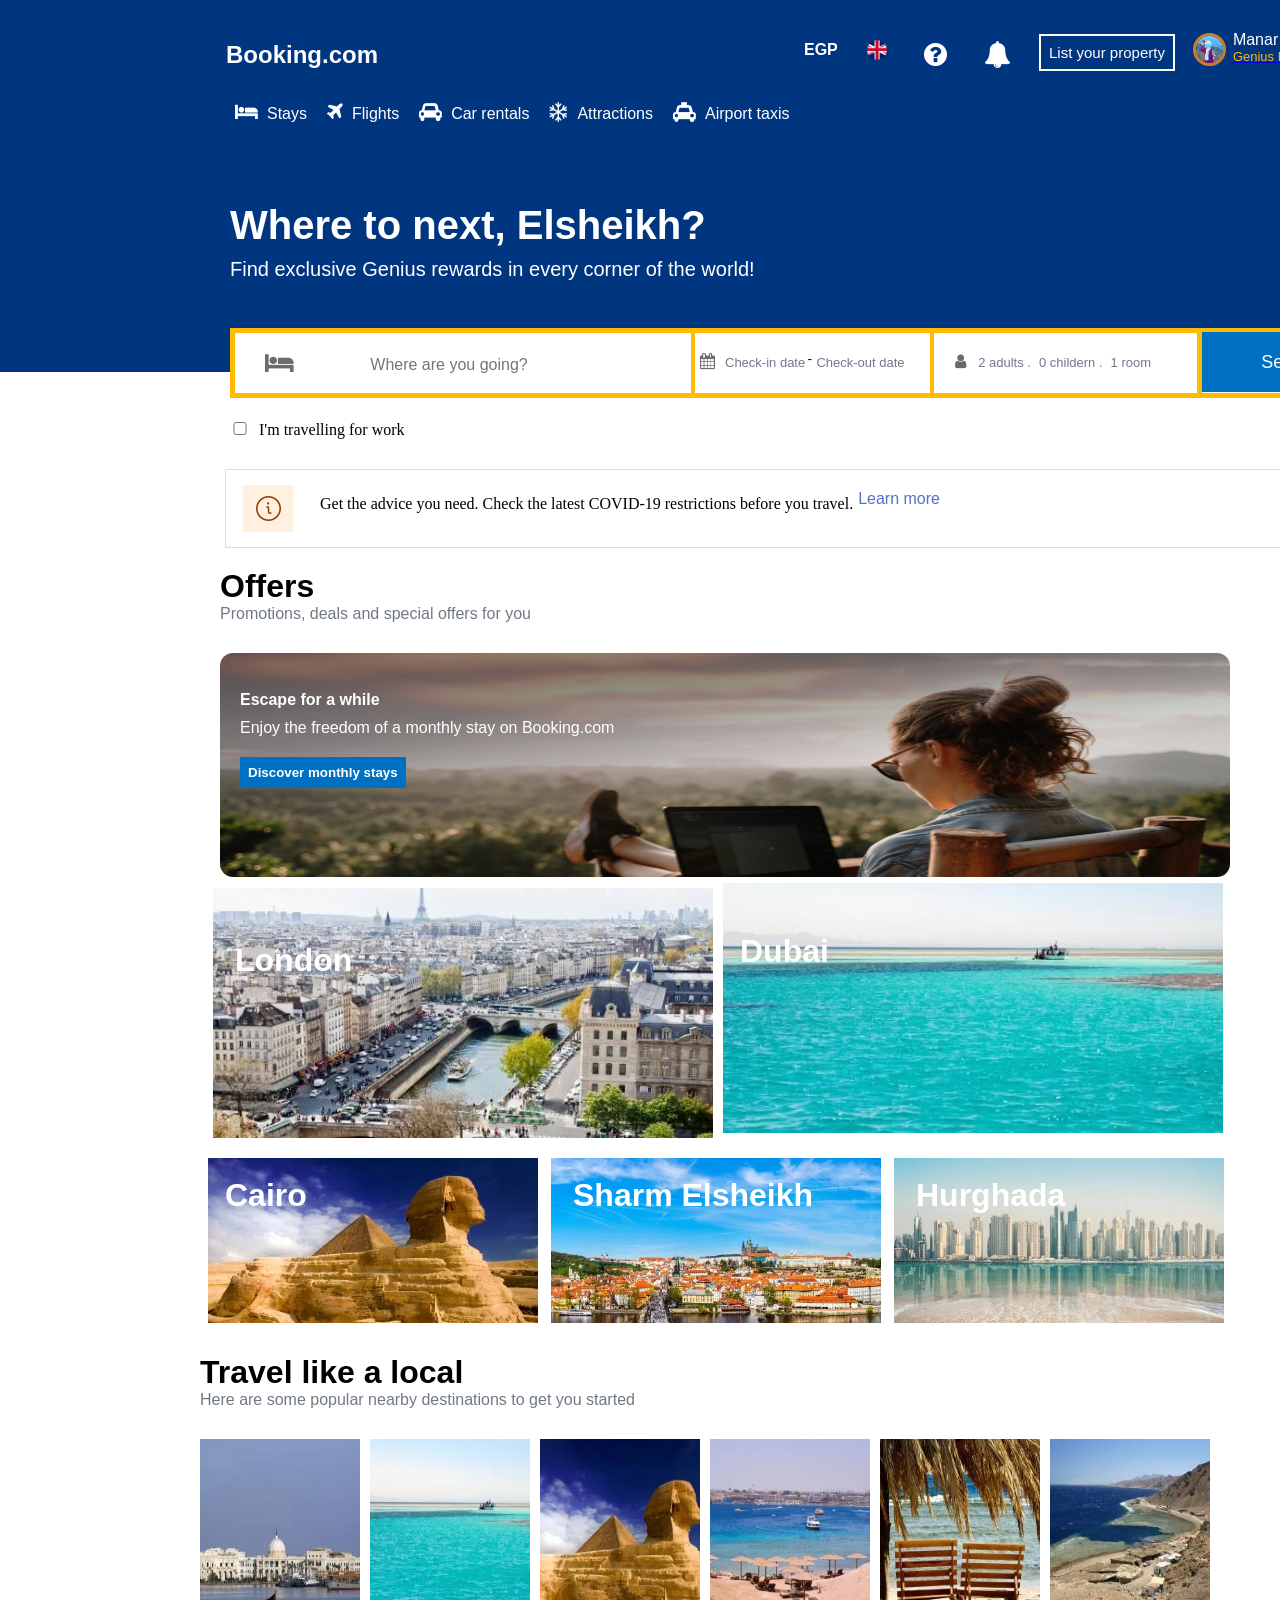
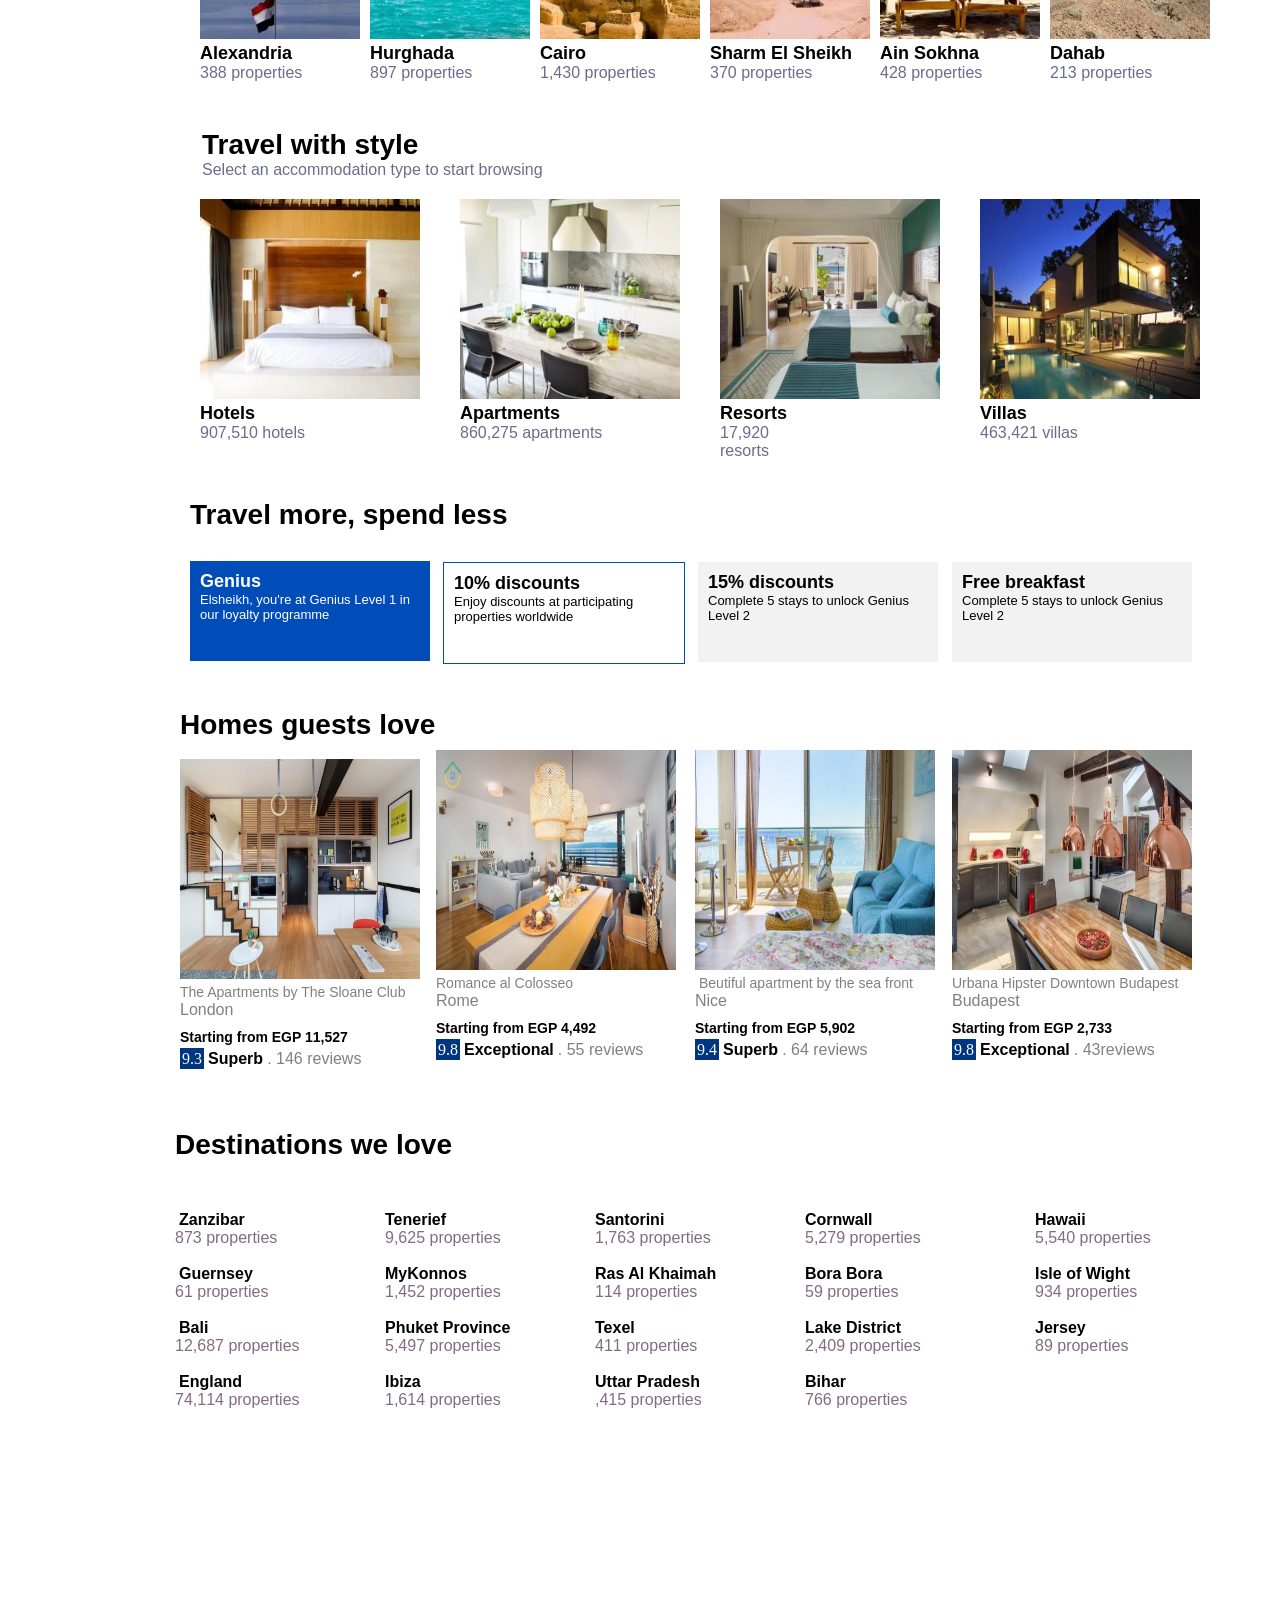
<file: index.html>
<!DOCTYPE html>
<html>
    <head>
        <title>
            Booking.com | Offical Site | The best hotels,flights,car rental
        </title>
          <link rel="icon" type="image/x-icon" href="images/Booking-Emblem.png">
        <link rel="stylesheet" href="style_2.css">
        <link rel="stylesheet" href="https://cdnjs.cloudflare.com/ajax/libs/font-awesome/6.0.0/css/all.min.css">
        <link rel="stylesheet" href="https://cdnjs.cloudflare.com/ajax/libs/font-awesome/4.7.0/css/font-awesome.min.css">
    </head>
    <body>
     <div id="parent">
        <div id="navbar">
          <div id="navbar_header_1">
            <h2>Booking.com</h2>
            <ul>
                <li>
                    <div class="container">
                        <a href="#"><h4>EGP</h4></a>
                        <div id="dropdown_content_1">
                            <p>Choose your currency</p>
                        </div>
                    </div>
                </li>
                
                <li>
                    <div class="container">
                        <a href="#"><img src="images/image_1.png" alt=""></a>
                        <div id="dropdown_content_2">
                            <p>Choose your language</p>
                        </div>
                    </div>
                </li>
                <li>
                    <div class="container">
                        <a href="#"><i class="fa fa-question-circle"></i></a>
                        <div id="dropdown_content_3">
                            <p>Contact Customer Service</p>
                        </div>
                    </div>
                </li>
                <li>
                    <div class="container">
                        <a href="#"><i class="fa fa-light fa fa-bell"></i></a>
                        <div id="dropdown_content_4">
                            <p>View your notifications</p>
                        </div>
                    </div>
                </li>
                <li>
                    <div>
                        <a href="#"><input type="button" value="List your property"></a>
                    </div>
                </li>
                <li>
                    <div class="contain">
                        <a href="#"><img id="profile_image" src="images/profile_image.jpg" alt="profile image"></a>
                        <a href="#"><p class="username">Manar Elsheikh</p></a>
                        <a href="#"><p class="para">Genius Level 1</p></a>
                        <div style="clear:both"></div>
                    </div>
                </li>
                <div style="clear:both"></div>
            </ul>
          </div>
          <div id="navbar_header_2">
            <div class="item_1">
                <i class="fa fa-bed"></i>
                <a href="#">Stays</a>
            </div>
            <div class="item_2">
                <i class="fa fa-plane" aria-hidden="true"></i>
                <a href="#">Flights</a>
            </div>
            <div class="item_3">
                <i class="fa fa-car" aria-hidden="true"></i>
                <a href="#">Car rentals</a>
            </div>
            <div class="item_4">
                <i class="fa fa-snowflake-o"></i>
                <a href="#">Attractions</a>
            </div>
            <div class="item_5">
                <i class="fa fa-taxi" aria-hidden="true"></i> 
                <a href="#">Airport taxis</a>
            </div>
            <div style="clear:both;">

            </div>
        </div>
        <div id="navbar_header_3">
            <p class="content_1">Where to next, Elsheikh?</p>
            <p class="content_2">Find exclusive Genius rewards in every corner of the world!</p>
        </div>
        <div id="navbar_header_4">
            <div class="content_1">
                <i class="fa fa-bed" style="color:rgb(107,107,107)"></i>
               <input type="text" value="" name="Where are you going?" placeholder="Where are you going?">
            </div>
            <div class="content_2">
                <i class=" fa fa-calendar" style="color:rgb(107,107,107);transform: translate(-190px);"></i>
                <div class="c1">
                   <a href="#" style="font-size: small;">Check-in date</a>
                </div >
                <pre class="c3" style="font-size: small">-</pre>
                <div class="c2">
                   <a href="#" style="font-size: small">Check-out date</a>
                </div>
                <div style="clear:both;"></div>
            </div>
            <div class="content_3">
                <i  style="color:rgb(107,107,107);transform: translate(-160px,20px);"  class="fa fa-user"></i>
               <span style="transform: translate(40px,20px)" class="link_1"> <a  href="#">2 adults .</a> </span>
               <span style="transform: translate(40px,20px);" class="link_2"> <a  href="#">0 childern .</a> </span>
               <span style="transform: translate(40px,20px);" class="link_3"> <a  href="#">1 room</a> </span>
               <div style="clear:both ;">
               </div>
            </div>
            <div class="content_4">
                <input type="button" value="Search">
            </div>
            <div style="clear:both"></div>
        </div>
    </div>
        <div id="main">
            <div id="che">
            <input type="checkbox" id="checkbox_1" name="checkbox_1" value="checkbox_1">
                <label for="checkbox_1"> I'm travelling for work</label><br>
            </div>
            <div id="main_content_1">
               <div> <img src="images/con.png" alt=""> </div>
               <div><p>Get the advice you need. Check the latest COVID-19 restrictions before you travel.</p></div>
               <div><a href="#">Learn more</a></div>
               <div style="clear:both">

               </div>
            </div>
            <div id="main_content_2">
                 <h1>Offers</h1>
                 <p>Promotions, deals and special offers for you</p>
            </div>
            
            <div id="main_content_3">
                <div class="content_1">
                    <img  src="images/one.png" width="1010px" height="224px" style="border-radius:13px;">
                </div>
            <div class="content_0">
                <p class="para_1">Escape for a while</p>
                <p class="para_2">Enjoy the freedom of a monthly stay on Booking.com</p>
                <input type="button" value="Discover monthly stays">
            </div>

                 <div class="content_2">
                        <img src="images/threee.png"  >
                        <h1 class="hh1">London</h1>
                        <img src="images/four.png" style="transform:translate(510px,-296px) ;" > 
                        <h1 class="hh2">Dubai</h1>
                </div>
                <div class="content_3">
                       <div class="sub_1">
                        <img  width="330px" src="images/five.png" alt="">
                        <h1>Cairo</h1>
                        </div> 
                       <div class="sub_2">
                        <img  width="330px" src="images/seven.png" alt="">
                        <h1>Sharm Elsheikh</h1>
                       </div> 
                       <div class="sub_3" >
                        <img width="330px"src="images/eight.png" alt="">
                        <h1>Hurghada</h1>
                       </div> 
                        <div style="clear:both"></div>
                </div>
                <div style="clear: both;"></div>
            </div>

            <div id="main_content_4">
                <div>
                    <h1>Travel like a local</h1>
                    <p>Here are some popular nearby destinations to get you started</p>
               </div>
            </div>

               
            <div id="main_content_5">
                   <div class="content_1">
                         <img width="160px" height="200px" src="images/1.webp" >
                         <h1>Alexandria</h1>
                         <p>388 properties</p>
                   </div>
                   <div class="content_2">
                        <img width="160px" height="200px" src="images/2.webp"  >
                        <h1>Hurghada</h1>
                        <p>897 properties</p>
                    </div>
                    <div class="content_3">
                        <img width="160px" height="200px" src="images/3.webp"  >
                        <h1>Cairo</h1>
                        <p>1,430 properties</p>
                  </div>
                  <div class="content_4">
                       <img width="160px" height="200px" src="images/4.webp"  >
                       <h1>Sharm El Sheikh</h1>
                       <p>370 properties</p>
                   </div>
                   <div class="content_5">
                    <img width="160px" height="200px" src="images/5.webp"  >
                    <h1>Ain Sokhna</h1>
                    <p>428 properties</p>
                   </div>
                    <div class="content_6">
                        <img width="160px" height="200px" src="images/6.webp"  >
                        <h1>Dahab</h1>
                        <p>213 properties</p>
                    </div>
                     <div style="clear:both">

                     </div>
               </div>

            <div id="main_content_6">
                <div class="div_one">
                    <h1>Travel with style</h1>
                    <p>Select an accommodation type to start browsing</p>
               </div>
               
               <div class="div_two">
                   <div class="content_1">
                         <img width="220px" height="200px" src="images/first.jpeg" alt="">
                         <h1>Hotels</h1>
                         <p>907,510 hotels</p>
                   </div>
                   <div class="content_2">
                        <img width="220px" height="200px" src="images/second.jpeg" alt="">
                        <h1>Apartments</h1>
                        <p> 860,275 apartments</p>
                    </div>
                    <div class="content_3">
                        <img width="220px" height="200px" src="images/third.jpeg" alt="">
                        <h1>Resorts</h1>
                        <p>17,920 resorts</p>
                  </div>
                  <div class="content_4">
                       <img width="220px" height="200px" src="images/fourth.jpeg" alt="">
                       <h1>Villas</h1>
                       <p>463,421 villas</p>

                     <div style="clear:both">

                     </div>
                   </div>
             
               
              </div>
            </div>
            <div id="main_content_7">
                <h1>Travel more, spend less</h1>
                <div>
                <div class="content_1">
                   <h1>Genius</h1>
                   <p>Elsheikh, you're at Genius Level 1 in our loyalty programme</p>
                </div>
                <div class="content_2">
                    <h1>10% discounts</h1>
                    <p>Enjoy discounts at participating properties worldwide</p>
                </div>
                <div class="content_3">
                    <h1>15% discounts</h1>
                    <p>Complete 5 stays to unlock Genius Level 2</p>
                </div>
                <div class="content_4">
                    <h1>Free breakfast</h1>
                    <p>Complete 5 stays to unlock Genius Level 2</p>  
                </div>
                <div style="clear:both">

                </div>
            </div>
            </div>
              <div id="main_content_8">
                 <h1>Homes guests love</h1>
                 <div>
                 <div class="content_1">
                    <img src="images/z1.jpg" width="240px" height="220px">
                    <br>
                    <a href="#">The Apartments by The Sloane Club</a>
                   <p class="lon">London</p>
                   <p class="lon_2">Starting from EGP 11,527</p>
                   <div>
                    <span class="span_1">9.3</span>
                    <span class="span_2">Superb</span>
                    <span class="span_3">. 146 reviews</span>
                   </div>
                 </div>
                 <div class="content_2">
                    <img src="images/z2.jpg" width="240px" height="220px">
                    <br>
                    <a href="#">Romance al Colosseo</a>
                    <p class="lon">Rome</p>
                    <p class="lon_2">Starting from EGP 4,492</p>
                    <div>
                     <span class="span_1">9.8</span>
                     <span class="span_2">Exceptional</span>
                     <span class="span_3">. 55 reviews</span>
                    </div>
                 </div>
                 <div class="content_3">
                    <img src="images/z3.jpg" width="240px" height="220px">
                    <br>
                    <a href="#">Beutiful apartment by the sea front</a>
                    <p class="lon">Nice</p>
                    <p class="lon_2">Starting from EGP 5,902</p>
                    <div>
                    <span class="span_1">9.4</span>
                    <span class="span_2">Superb</span>
                    <span class="span_3">. 64 reviews</span>
                   </div>
                 </div>
                 <div class="content_4">
                    <img src="images/z4.jpg" width="240px" height="220px">
                    <br>
                    <a href="#">Urbana Hipster Downtown Budapest</a>
                    <p class="lon">Budapest</p>
                   <p class="lon_2">Starting from EGP 2,733</p>
                   <div>
                    <span class="span_1">9.8</span>
                    <span class="span_2">Exceptional</span>
                    <span class="span_3">. 43reviews</span>
                   </div>
                </div>   
                 </div>
              </div>
              <div id="main_content_9">
                <h1>Destinations we love</h1>
                <div class="content_2">
                    <ul class="content_3">
                        <li><a href="#">Zanzibar</a></li>
                        <p>873 properties</p>
                        <br>
                        <li><a href="#">Guernsey</a></li>
                        <p>61 properties</p>
                        <br>
                        <li><a href="#">Bali</a></li>
                        <p>12,687 properties</p>
                        <br>
                        <li><a href="#">England</a></li>
                        <p>74,114 properties</p>
                    </ul>
                  
                    <ul class="content_4">
                        <li><a href="#">Tenerief</a></li>
                        <p>9,625 properties</p>
                        <br>
                        <li><a href="#">MyKonnos</a></li>
                        <p>1,452 properties</p>
                        <br>
                        <li><a href="#">Phuket Province</a></li>
                        <p>5,497 properties</p>
                        <br>
                        <li><a href="#">Ibiza</a></li>
                        <p>1,614 properties</p>
                    </ul>
                    
                    <ul class="content_5">
                        <li><a href="#">Santorini</a></li>
                        <p>1,763 properties</p>
                        <br>
                        <li><a href="#">Ras Al Khaimah</a></li>
                        <p>114 properties</p>
                        <br>
                        <li><a href="#">Texel</a></li>
                        <p>411 properties</p>
                        <br>
                        <li><a href="#">Uttar Pradesh</a></li>
                        <p>,415 properties</p>
                    </ul>
                    
                    <ul class="content_6">
                        <li><a href="#">Cornwall</a></li>
                        <p>5,279 properties</p>
                        <br>
                        <li><a href="#">Bora Bora</a></li>
                        <p>59 properties</p>
                        <br>
                        <li><a href="#">Lake District</a></li>
                        <p>2,409 properties</p>
                        <br>
                        <li><a href="#">Bihar</a></li>
                        <p>766 properties</p> 
                    </ul>
                    
                    <ul class="content_7">
                        <li><a href="#">Hawaii</a></li>
                        <p>5,540 properties</p>
                        <br>
                        <li><a href="#">Isle of Wight</a></li>
                        <p>934 properties</p>
                        <br>
                        <li><a href="#">Jersey</a></li>
                        <p>89 properties</p> 
                    </ul>
                    <div style="clear:both"></div>
                </div>

              </div>
        </div>
    </div>   
    </body>
</html>
</file>
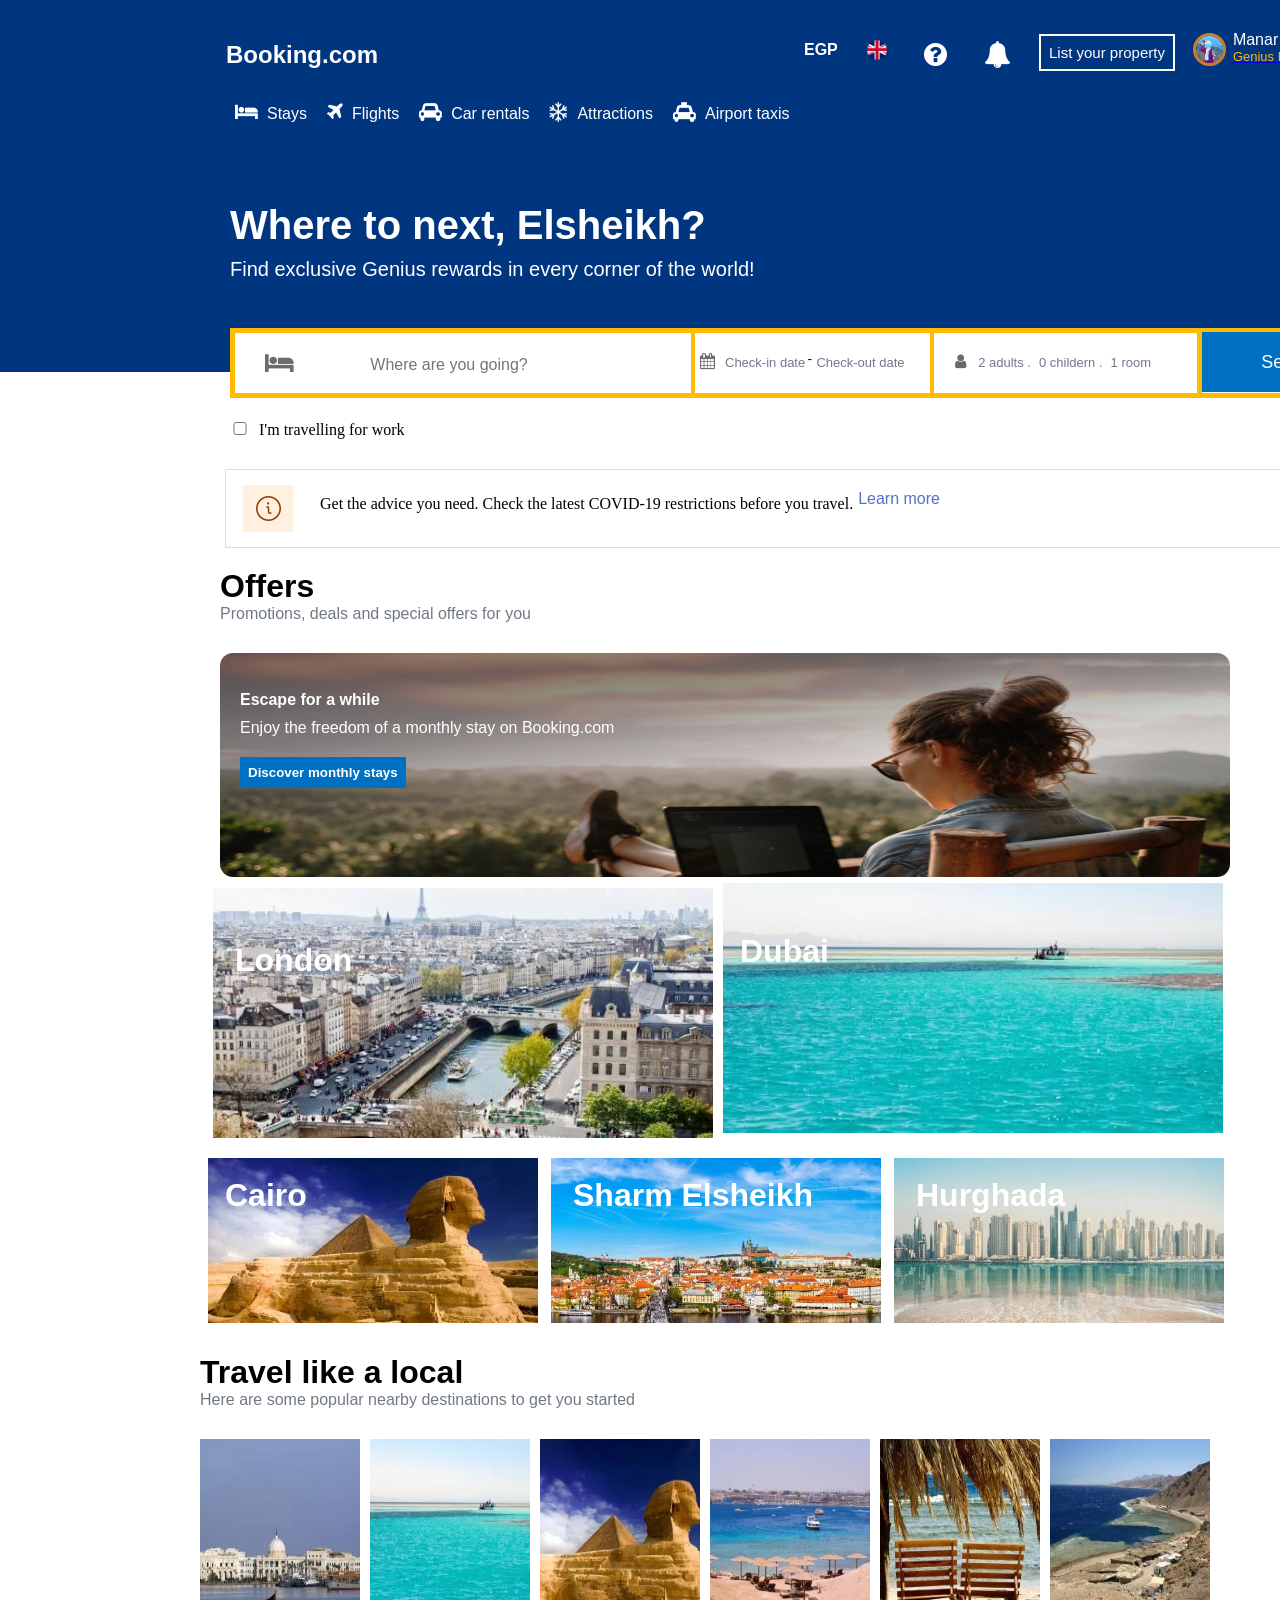
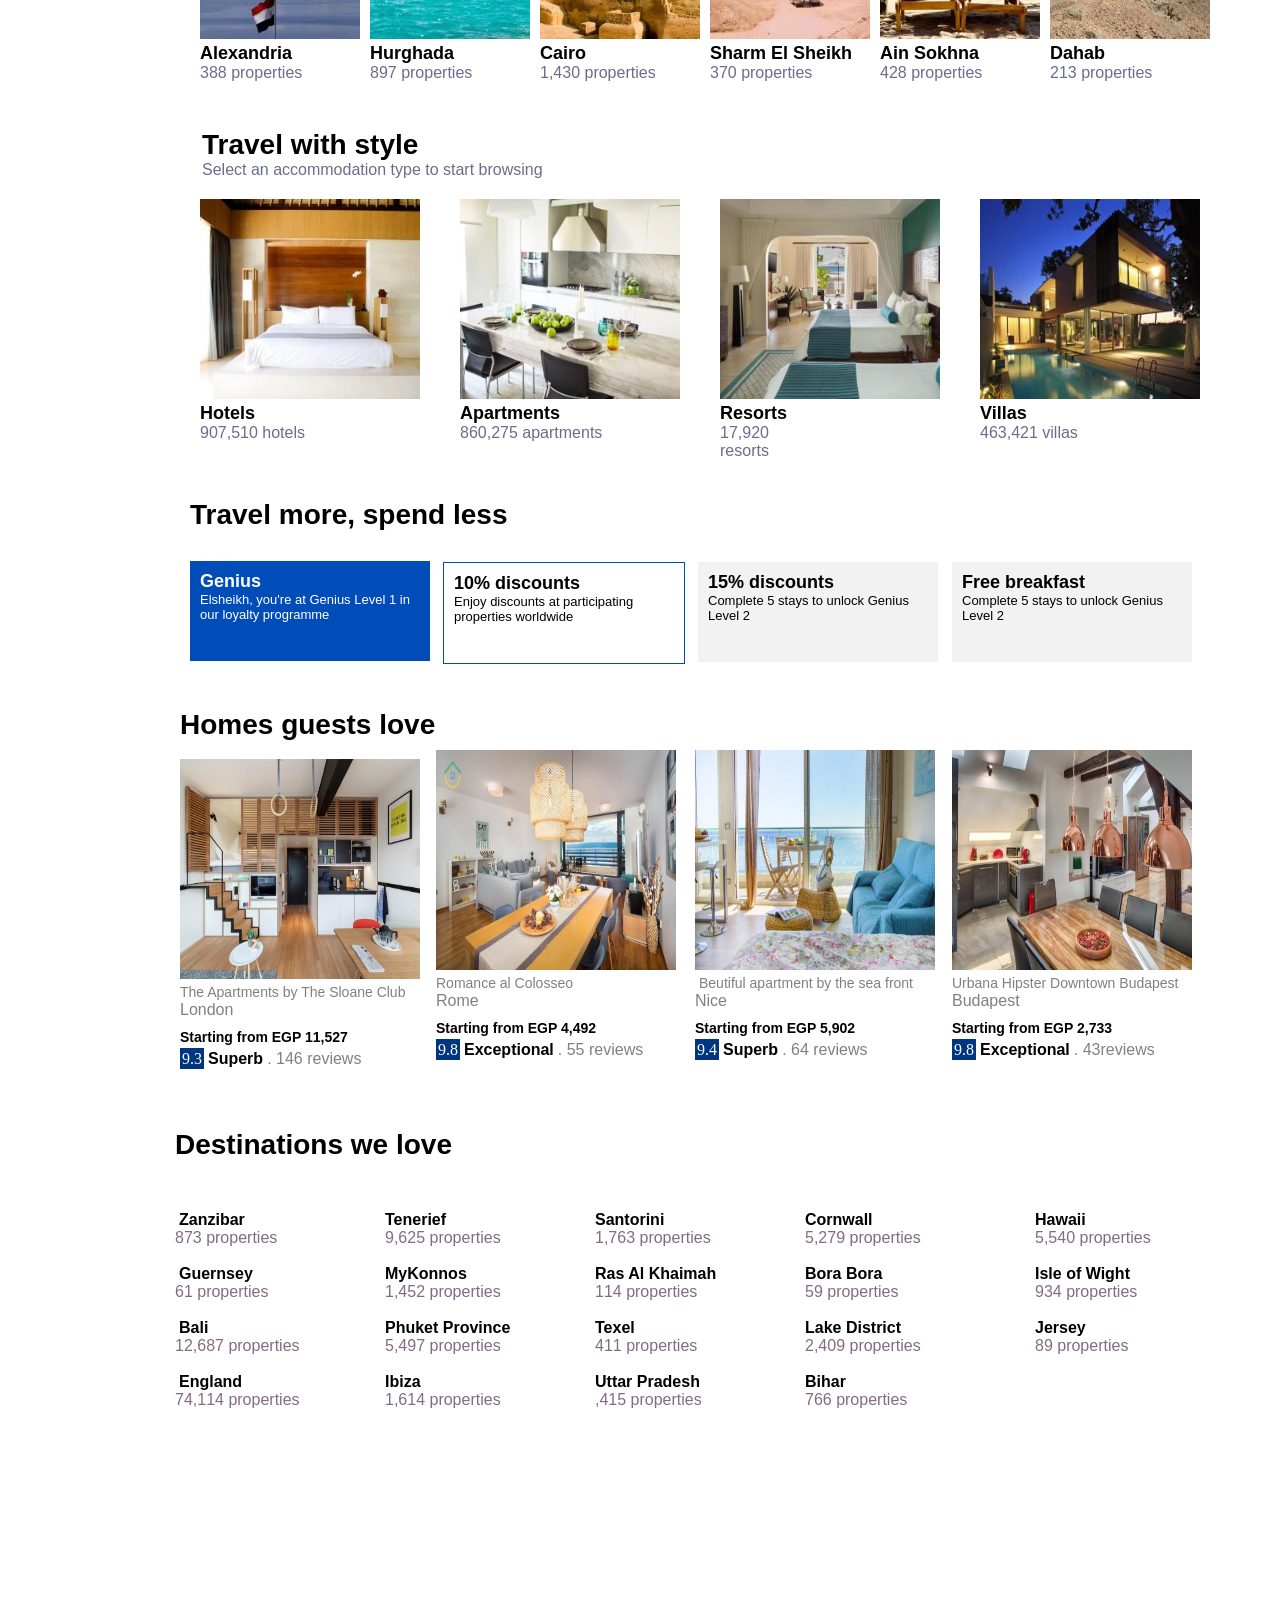
<file: Project HTML&CSS/index.html>
<!DOCTYPE html>
<html>
    <head>
        <title>
            Booking.com | Offical Site | The best hotels,flights,car rental
        </title>
        <link rel="stylesheet" href="style_2.css">
        <link rel="stylesheet" href="https://cdnjs.cloudflare.com/ajax/libs/font-awesome/6.0.0/css/all.min.css">
        <link rel="stylesheet" href="https://cdnjs.cloudflare.com/ajax/libs/font-awesome/4.7.0/css/font-awesome.min.css">
    </head>
    <body>
     <div id="parent">
        <div id="navbar">
          <div id="navbar_header_1">
            <h2>Booking.com</h2>
            <ul>
                <li>
                    <div class="container">
                        <a href="#"><h4>EGP</h4></a>
                        <div id="dropdown_content_1">
                            <p>Choose your currency</p>
                        </div>
                    </div>
                </li>
                
                <li>
                    <div class="container">
                        <a href="#"><img src="image_1.png" alt=""></a>
                        <div id="dropdown_content_2">
                            <p>Choose your language</p>
                        </div>
                    </div>
                </li>
                <li>
                    <div class="container">
                        <a href="#"><i class="fa fa-question-circle"></i></a>
                        <div id="dropdown_content_3">
                            <p>Contact Customer Service</p>
                        </div>
                    </div>
                </li>
                <li>
                    <div class="container">
                        <a href="#"><i class="fa fa-light fa fa-bell"></i></a>
                        <div id="dropdown_content_4">
                            <p>View your notifications</p>
                        </div>
                    </div>
                </li>
                <li>
                    <div>
                        <a href="#"><input type="button" value="List your property"></a>
                    </div>
                </li>
                <li>
                    <div class="contain">
                        <a href="#"><img id="profile_image" src="profile_image.jpg" alt="profile image"></a>
                        <a href="#"><p class="username">Manar Elsheikh</p></a>
                        <a href="#"><p class="para">Genius Level 1</p></a>
                        <div style="clear:both"></div>
                    </div>
                </li>
                <div style="clear:both"></div>
            </ul>
          </div>
          <div id="navbar_header_2">
            <div class="item_1">
                <i class="fa fa-bed"></i>
                <a href="#">Stays</a>
            </div>
            <div class="item_2">
                <i class="fa fa-plane" aria-hidden="true"></i>
                <a href="#">Flights</a>
            </div>
            <div class="item_3">
                <i class="fa fa-car" aria-hidden="true"></i>
                <a href="#">Car rentals</a>
            </div>
            <div class="item_4">
                <i class="fa fa-snowflake-o"></i>
                <a href="#">Attractions</a>
            </div>
            <div class="item_5">
                <i class="fa fa-taxi" aria-hidden="true"></i> 
                <a href="#">Airport taxis</a>
            </div>
            <div style="clear:both;">

            </div>
        </div>
        <div id="navbar_header_3">
            <p class="content_1">Where to next, Elsheikh?</p>
            <p class="content_2">Find exclusive Genius rewards in every corner of the world!</p>
        </div>
        <div id="navbar_header_4">
            <div class="content_1">
                <i class="fa fa-bed" style="color:rgb(107,107,107)"></i>
               <input type="text" value="" name="Where are you going?" placeholder="Where are you going?">
            </div>
            <div class="content_2">
                <i class=" fa fa-calendar" style="color:rgb(107,107,107);transform: translate(-190px);"></i>
                <div class="c1">
                   <a href="#" style="font-size: small;">Check-in date</a>
                </div >
                <pre class="c3" style="font-size: small">-</pre>
                <div class="c2">
                   <a href="#" style="font-size: small">Check-out date</a>
                </div>
                <div style="clear:both;"></div>
            </div>
            <div class="content_3">
                <i  style="color:rgb(107,107,107);transform: translate(-160px,20px);"  class="fa fa-user"></i>
               <span style="transform: translate(40px,20px)" class="link_1"> <a  href="#">2 adults .</a> </span>
               <span style="transform: translate(40px,20px);" class="link_2"> <a  href="#">0 childern .</a> </span>
               <span style="transform: translate(40px,20px);" class="link_3"> <a  href="#">1 room</a> </span>
               <div style="clear:both ;">
               </div>
            </div>
            <div class="content_4">
                <input type="button" value="Search">
            </div>
            <div style="clear:both"></div>
        </div>
    </div>
        <div id="main">
            <div id="che">
            <input type="checkbox" id="checkbox_1" name="checkbox_1" value="checkbox_1">
                <label for="checkbox_1"> I'm travelling for work</label><br>
            </div>
            <div id="main_content_1">
               <div> <img src="con.png" alt=""> </div>
               <div><p>Get the advice you need. Check the latest COVID-19 restrictions before you travel.</p></div>
               <div><a href="#">Learn more</a></div>
               <div style="clear:both">

               </div>
            </div>
            <div id="main_content_2">
                 <h1>Offers</h1>
                 <p>Promotions, deals and special offers for you</p>
            </div>
            
            <div id="main_content_3">
                <div class="content_1">
                    <img  src="one.png" width="1010px" height="224px" style="border-radius:13px;">
                </div>
            <div class="content_0">
                <p class="para_1">Escape for a while</p>
                <p class="para_2">Enjoy the freedom of a monthly stay on Booking.com</p>
                <input type="button" value="Discover monthly stays">
            </div>

                 <div class="content_2">
                        <img src="threee.png"  >
                        <h1 class="hh1">London</h1>
                        <img src="four.png" style="transform:translate(510px,-296px) ;" > 
                        <h1 class="hh2">Dubai</h1>
                </div>
                <div class="content_3">
                       <div class="sub_1">
                        <img  width="330px" src="five.png" alt="">
                        <h1>Cairo</h1>
                        </div> 
                       <div class="sub_2">
                        <img  width="330px" src="seven.png" alt="">
                        <h1>Sharm Elsheikh</h1>
                       </div> 
                       <div class="sub_3" >
                        <img width="330px"src="eight.png" alt="">
                        <h1>Hurghada</h1>
                       </div> 
                        <div style="clear:both"></div>
                </div>
                <div style="clear: both;"></div>
            </div>

            <div id="main_content_4">
                <div>
                    <h1>Travel like a local</h1>
                    <p>Here are some popular nearby destinations to get you started</p>
               </div>
            </div>

               
            <div id="main_content_5">
                   <div class="content_1">
                         <img width="160px" height="200px" src="1.webp" >
                         <h1>Alexandria</h1>
                         <p>388 properties</p>
                   </div>
                   <div class="content_2">
                        <img width="160px" height="200px" src="2.webp"  >
                        <h1>Hurghada</h1>
                        <p>897 properties</p>
                    </div>
                    <div class="content_3">
                        <img width="160px" height="200px" src="3.webp"  >
                        <h1>Cairo</h1>
                        <p>1,430 properties</p>
                  </div>
                  <div class="content_4">
                       <img width="160px" height="200px" src="4.webp"  >
                       <h1>Sharm El Sheikh</h1>
                       <p>370 properties</p>
                   </div>
                   <div class="content_5">
                    <img width="160px" height="200px" src="5.webp"  >
                    <h1>Ain Sokhna</h1>
                    <p>428 properties</p>
                   </div>
                    <div class="content_6">
                        <img width="160px" height="200px" src="6.webp"  >
                        <h1>Dahab</h1>
                        <p>213 properties</p>
                    </div>
                     <div style="clear:both">

                     </div>
               </div>

            <div id="main_content_6">
                <div class="div_one">
                    <h1>Travel with style</h1>
                    <p>Select an accommodation type to start browsing</p>
               </div>
               
               <div class="div_two">
                   <div class="content_1">
                         <img width="220px" height="200px" src="first.jpeg" alt="">
                         <h1>Hotels</h1>
                         <p>907,510 hotels</p>
                   </div>
                   <div class="content_2">
                        <img width="220px" height="200px" src="second.jpeg" alt="">
                        <h1>Apartments</h1>
                        <p> 860,275 apartments</p>
                    </div>
                    <div class="content_3">
                        <img width="220px" height="200px" src="third.jpeg" alt="">
                        <h1>Resorts</h1>
                        <p>17,920 resorts</p>
                  </div>
                  <div class="content_4">
                       <img width="220px" height="200px" src="fourth.jpeg" alt="">
                       <h1>Villas</h1>
                       <p>463,421 villas</p>

                     <div style="clear:both">

                     </div>
                   </div>
             
               
              </div>
            </div>
            <div id="main_content_7">
                <h1>Travel more, spend less</h1>
                <div>
                <div class="content_1">
                   <h1>Genius</h1>
                   <p>Elsheikh, you're at Genius Level 1 in our loyalty programme</p>
                </div>
                <div class="content_2">
                    <h1>10% discounts</h1>
                    <p>Enjoy discounts at participating properties worldwide</p>
                </div>
                <div class="content_3">
                    <h1>15% discounts</h1>
                    <p>Complete 5 stays to unlock Genius Level 2</p>
                </div>
                <div class="content_4">
                    <h1>Free breakfast</h1>
                    <p>Complete 5 stays to unlock Genius Level 2</p>  
                </div>
                <div style="clear:both">

                </div>
            </div>
            </div>
              <div id="main_content_8">
                 <h1>Homes guests love</h1>
                 <div>
                 <div class="content_1">
                    <img src="z1.jpg" width="240px" height="220px">
                    <br>
                    <a href="#">The Apartments by The Sloane Club</a>
                   <p class="lon">London</p>
                   <p class="lon_2">Starting from EGP 11,527</p>
                   <div>
                    <span class="span_1">9.3</span>
                    <span class="span_2">Superb</span>
                    <span class="span_3">. 146 reviews</span>
                   </div>
                 </div>
                 <div class="content_2">
                    <img src="z2.jpg" width="240px" height="220px">
                    <br>
                    <a href="#">Romance al Colosseo</a>
                    <p class="lon">Rome</p>
                    <p class="lon_2">Starting from EGP 4,492</p>
                    <div>
                     <span class="span_1">9.8</span>
                     <span class="span_2">Exceptional</span>
                     <span class="span_3">. 55 reviews</span>
                    </div>
                 </div>
                 <div class="content_3">
                    <img src="z3.jpg" width="240px" height="220px">
                    <br>
                    <a href="#">Beutiful apartment by the sea front</a>
                    <p class="lon">Nice</p>
                    <p class="lon_2">Starting from EGP 5,902</p>
                    <div>
                    <span class="span_1">9.4</span>
                    <span class="span_2">Superb</span>
                    <span class="span_3">. 64 reviews</span>
                   </div>
                 </div>
                 <div class="content_4">
                    <img src="z4.jpg" width="240px" height="220px">
                    <br>
                    <a href="#">Urbana Hipster Downtown Budapest</a>
                    <p class="lon">Budapest</p>
                   <p class="lon_2">Starting from EGP 2,733</p>
                   <div>
                    <span class="span_1">9.8</span>
                    <span class="span_2">Exceptional</span>
                    <span class="span_3">. 43reviews</span>
                   </div>
                </div>   
                 </div>
              </div>
              <div id="main_content_9">
                <h1>Destinations we love</h1>
                <div class="content_2">
                    <ul class="content_3">
                        <li><a href="#">Zanzibar</a></li>
                        <p>873 properties</p>
                        <br>
                        <li><a href="#">Guernsey</a></li>
                        <p>61 properties</p>
                        <br>
                        <li><a href="#">Bali</a></li>
                        <p>12,687 properties</p>
                        <br>
                        <li><a href="#">England</a></li>
                        <p>74,114 properties</p>
                    </ul>
                  
                    <ul class="content_4">
                        <li><a href="#">Tenerief</a></li>
                        <p>9,625 properties</p>
                        <br>
                        <li><a href="#">MyKonnos</a></li>
                        <p>1,452 properties</p>
                        <br>
                        <li><a href="#">Phuket Province</a></li>
                        <p>5,497 properties</p>
                        <br>
                        <li><a href="#">Ibiza</a></li>
                        <p>1,614 properties</p>
                    </ul>
                    
                    <ul class="content_5">
                        <li><a href="#">Santorini</a></li>
                        <p>1,763 properties</p>
                        <br>
                        <li><a href="#">Ras Al Khaimah</a></li>
                        <p>114 properties</p>
                        <br>
                        <li><a href="#">Texel</a></li>
                        <p>411 properties</p>
                        <br>
                        <li><a href="#">Uttar Pradesh</a></li>
                        <p>,415 properties</p>
                    </ul>
                    
                    <ul class="content_6">
                        <li><a href="#">Cornwall</a></li>
                        <p>5,279 properties</p>
                        <br>
                        <li><a href="#">Bora Bora</a></li>
                        <p>59 properties</p>
                        <br>
                        <li><a href="#">Lake District</a></li>
                        <p>2,409 properties</p>
                        <br>
                        <li><a href="#">Bihar</a></li>
                        <p>766 properties</p> 
                    </ul>
                    
                    <ul class="content_7">
                        <li><a href="#">Hawaii</a></li>
                        <p>5,540 properties</p>
                        <br>
                        <li><a href="#">Isle of Wight</a></li>
                        <p>934 properties</p>
                        <br>
                        <li><a href="#">Jersey</a></li>
                        <p>89 properties</p> 
                    </ul>
                    <div style="clear:both"></div>
                </div>

              </div>

              

        </div>
    </div>   
    </body>
</html>
</file>
<file: style_2.css>
*{
    margin: 0px;
    padding:0px;
}
body{
    overflow-x: hidden;
}
#parent{
    width: 1534px;
}
#navbar_header_1{
    border: 1px solid rgb(0, 53, 128);
    width: 100%;
    height: 370px;
    background-color: rgb(0, 53, 128);
}
#navbar_header_1 h2{
    color:white;
    font-family:Arial, Helvetica, sans-serif ;
    margin-left: 225px;
    margin-top: 40px;
}
#profile_image{
    border-radius: 55px;
    width: 27px;
    height: 27px;
    border: 3.5px solid rgb(211, 123, 45);
    float: left;
    transform: translate(8px,7px);
}
#navbar_header_1 ul{
    list-style-type: none;
}
#navbar_header_1 ul li{
    float:left;
    transform: translate(788px,-23px);
    padding-left: -10px;
}
#navbar_header_1 ul li .container a h4{
    color:white;
    font-family:Arial, Helvetica, sans-serif ;
    padding-left: 15px;
    padding-top: 15px;
}
#navbar_header_1 ul li .container a{
    text-decoration: none;
}
#navbar_header_1 ul li .container a img{
    transform: translate(18px,14px);
    border-radius: 17px;
    width: 20px;
    height: 20px;

}
#navbar_header_1 ul li .container i{
    color:white;
    font-size: 27px;
    padding-left: 15px;
    padding-top:  15px;
}
#navbar_header_1 ul li input{
    border: 2px solid white;
    background-color:rgb(0, 53, 128);
    font-family:Arial, Helvetica, sans-serif ;
    color:white;
    font-size:15px;
    padding: 8px;
    margin-top: 8px;
    transform: translate(10px);
}
#navbar_header_1 ul li input:hover{
    background-color:rgb(31, 78, 143) ;
    cursor: pointer;
}
.container{
    width: 60px;
    height: 50px;
    position: relative;
    display:inline-block;
}
.container:hover{
    background-color:rgb(31, 78, 143) ;
}
#dropdown_content_1{
    display: none;
    position: absolute;
    border:1px solid red;
    border: hidden;
    width:165px;
    padding: 6px;
    transform: translate(-50px,25px);
    color: white;
    background-color: black;
    font-family: Arial, Helvetica, sans-serif;
}
#dropdown_content_2{
    display: none;
    position: absolute;
    border:1px solid red;
    border: hidden;
    width:165px;
    padding: 6px;
    transform: translate(-50px,35px);
    color: white;
    background-color: black;
    font-family: Arial, Helvetica, sans-serif; 
}
#dropdown_content_3{
    display: none;
    position: absolute;
    border:1px solid red;
    border: hidden;
    width:190px;
    padding: 6px;
    transform: translate(-50px,18px);
    color: white;
    background-color: black;
    font-family: Arial, Helvetica, sans-serif;   
}
#dropdown_content_4{
    display: none;
    position: absolute;
    border:1px solid red;
    border: hidden;
    width:160px;
    padding: 6px;
    transform: translate(-50px,18px);
    color: white;
    background-color: black;
    font-family: Arial, Helvetica, sans-serif; 
}
.container:hover #dropdown_content_1{
    display: block;
}
.container:hover #dropdown_content_2{
    display: block;
}
.container:hover #dropdown_content_3{
    display: block;
}
.container:hover #dropdown_content_4{
    display: block;
}
#navbar_header_1 ul li .contain{
    transform: translate(20px);
    width:180px;
    height: 50px;
}
.contain:hover{
  background-color:rgb(31, 78, 143) ;
}
.contain .username{
    float: left;
    transform: translate(15px,5px);
    color: white;
    font-family:Arial, Helvetica, sans-serif ;
}
.contain .para{
    transform: translate(15px,5px);
    color: rgb(254, 187, 2);
    font-size: small;
    font-family: Arial, Helvetica, sans-serif;
}
#navbar_header_1 ul{
    transform: translate(0px,-20px);
    border:1px solid red;
    border: hidden;
}
#navbar_header_2 .item_1{
    float:left;
    border: 1px solid black;
    padding: 10px;
    border-radius: 20px;
    border: hidden;
}
#navbar_header_2 .item_1:hover{
    background-color:rgb(31, 78, 143) ;
}
#navbar_header_2 .item_1 a{
    text-decoration: none;
    color:white;
    font-family: Arial, Helvetica, sans-serif;
    padding-left: 5px;
}
#navbar_header_2 .item_1 i{
    font-size: 20px;
    color:white;
}
#navbar_header_2 .item_2{
    float:left;
    border: 1px solid black;
    padding: 10px;
    border-radius: 20px;
    border: hidden;
}
#navbar_header_2 .item_2:hover{
    background-color:rgb(31, 78, 143) ;
}
#navbar_header_2 .item_2 a{
    text-decoration: none;
    color:white;
    font-family: Arial, Helvetica, sans-serif;
    padding-left: 5px;
}
#navbar_header_2 .item_2 i{
    font-size: 20px;
    color:white;
}
#navbar_header_2 .item_3{
    float:left;
    border: 1px solid black;
    padding: 10px;
    border-radius: 20px;
    border: hidden;
}
#navbar_header_2 .item_3:hover{
    background-color:rgb(31, 78, 143) ;
}
#navbar_header_2 .item_3 a{
    text-decoration: none;
    color:white;
    font-family: Arial, Helvetica, sans-serif;
    padding-left: 5px;
}
#navbar_header_2 .item_3 i{
    font-size: 20px;
    color:white;
}
#navbar_header_2 .item_4{
    float:left;
    border: 1px solid black;
    padding: 10px;
    border-radius: 20px;
    border: hidden;
}
#navbar_header_2 .item_4:hover{
    background-color:rgb(31, 78, 143) ;
}
#navbar_header_2 .item_4 a{
    text-decoration: none;
    color:white;
    font-family: Arial, Helvetica, sans-serif;
    padding-left: 5px;
}
#navbar_header_2 .item_4 i{
    font-size: 20px;
    color:white;
}
#navbar_header_2 .item_5{
    float:left;
    border: 1px solid black;
    border: hidden;
    padding: 10px;
    border-radius: 20px;
}
#navbar_header_2 .item_5:hover{
    background-color:rgb(31, 78, 143) ;
}
#navbar_header_2 .item_5 a{
    text-decoration: none;
    color:white;
    font-family: Arial, Helvetica, sans-serif;
    padding-left: 5px;
}
#navbar_header_2 .item_5 i{
    font-size: 20px;
    color:white;
}
#navbar_header_2{
    transform: translate(225px,-280px);
}
#navbar_header_3{
    transform: translate(230px,-210px);
}
#navbar_header_3 .content_1{
    font-family:Next,BlinkMacSystemFont,-apple-system,Segoe UI,Roboto,Helvetica,Arial,sans-serif;
    color:white;
    font-size:40px;
    font-weight: bold;
}
#navbar_header_3 .content_2{
    font-family: Avenir Next,BlinkMacSystemFont,-apple-system,Segoe UI,Roboto,Helvetica,Arial,sans-serif;
    color:white;
    font-size:20px ;
    padding-top: 10px;
}   
#navbar_header_4{
    border: 5px solid rgb(254, 187, 2);
    width: 1140px;
    height: 60px;
    transform: translate(230px,-163px);
    background-color: white;
}
#navbar_header_4 .content_1{
    float: left;
    border-right: 4px solid rgb(254, 187, 2);
    width: 40%;
    height: 60px;
}
#navbar_header_4 .content_1 input
{
    transform: translate(30px,13px);
    width: 300px;
    height: 35px;
    border: 1px solid white;
    text-align: center;
    font-size: medium;
}
#navbar_header_4 .content_1 i
{
    font-size: 25px;
    transform: translate(30px,15px);
}
#navbar_header_4 .content_2{
    float: left;
    width: 18%;
    height: 60px;
    transform: translate(19px,20px);
}
#navbar_header_4 .content_2 .c1{
    float: left;
    transform: translate(11px);
}
#navbar_header_4 .content_2 .c3{
    float: left;
    font-size: medium;
    transform: translate(12px);
}
#navbar_header_4 .content_2 .c2{
    float: left;
    transform: translate(15px);
}
#navbar_header_4 .content_3{
    float: left;
    width: 25%;
    height: 60px;
    transform: translate(30px,0px);
    border-left: 4px solid rgb(254, 187, 2);
}
#navbar_header_4 .content_4{
    float: left;
    border-left:  5px solid rgb(254, 187, 2);
    width: 10%;
    height: 61px;
    transform: translate(8px,-1px);
}
.content_2 div a{
    text-decoration: none;
    color: rgb(117,117,139);
    font-family: Avenir Next,BlinkMacSystemFont,-apple-system,Segoe UI,Roboto,Helvetica,Arial,sans-serif;
}
.content_3 a{
    text-decoration: none;
    color: rgb(117,117,139);
    font-size: small;
}
.content_3 .link_1{
    float: left;
}
.content_3 .link_2{
    float: left;
}
.content_3 .link_3{
    float: left;  
}
.content_4 input{
    background-color: rgb(0, 113, 194);
    color:white;
    border: hidden;
    width: 175px;
    height: 60px;
    font-family: Avenir Next,BlinkMacSystemFont,-apple-system,Segoe UI,Roboto,Helvetica,Arial,sans-serif;
    font-size: large;
}
.content_4 input:hover{
    background-color: rgb(0, 89, 153);
}
.content_3{
    height: 58px;
    width: 100px;
}
.content_3 a{
    font-size: small;
    color: rgb(117,117,139);
    padding: 4px;
    font-family: Avenir Next,BlinkMacSystemFont,-apple-system,Segoe UI,Roboto,Helvetica,Arial,sans-serif;
}
#che {
    transform: translate(225px,-140px);  
}
#main #main_content_3 .content_0{
    transform: translate(240px,-190px);
}
#main #main_content_3 .content_0 .para_1{
    font-weight: bold;
    color:white;
    font-family: BlinkMacSystemFont,-apple-system,Segoe UI,Roboto,Helvetica,Arial,sans-serif;
}
#main #main_content_3 .content_0 .para_2{
    transform: translate(0px,10px);
    color:white;
    font-family: BlinkMacSystemFont,-apple-system,Segoe UI,Roboto,Helvetica,Arial,sans-serif;
}
#main #main_content_3 .content_0 input{
    color:white;
    font-family: BlinkMacSystemFont,-apple-system,Segoe UI,Roboto,Helvetica,Arial,sans-serif;
    background-color: rgb(0, 113, 194);
    border: none;
    transform: translate(0px,30px);
    padding: 8px;
    font-weight: bold;
}
#main #main_content_3 .content_0 input:hover{
    background-color: rgb(0, 72, 122);
}
#main #main_content_3 .content_2{
    width: 1200px;
    transform: translate(200px,-60px);
    height: 260px;
}
#main #main_content_3 .content_2 img{
    width: 500px;
    padding-left: 13px;
}
#main #main_content_3 .content_2{
    cursor: pointer;
}
#main #main_content_3 .content_2 .hh1{
    color:white;
    transform: translate(35px,-200px);
    font-family: BlinkMacSystemFont,-apple-system,Segoe UI,Roboto,Helvetica,Arial,sans-serif;
}
#main #main_content_3 .content_2 .hh2{
    color:white;
    transform: translate(540px,-500px);
    font-family: BlinkMacSystemFont,-apple-system,Segoe UI,Roboto,Helvetica,Arial,sans-serif;
}
#main #main_content_3 .content_2 img:hover{
    opacity: 0.9;
}
#main #main_content_3 .content_3 {
    transform: translate(195px,-50px);
}
#main #main_content_3 .content_3 img{
    padding-left: 13px;
}
#main #main_content_3 .content_3 img:hover{
    opacity: 0.9;
}
#main #main_content_3 .content_3 .sub_1{
    cursor: pointer;
}
#main #main_content_3 .content_3 .sub_1 h1{
    transform: translate(30px,-150px);
    color: white;
    font-family: BlinkMacSystemFont,-apple-system,Segoe UI,Roboto,Helvetica,Arial,sans-serif;
}
#main #main_content_3 .content_3 .sub_2 h1{
    transform: translate(35px,-150px);
    color: white;
    font-family: BlinkMacSystemFont,-apple-system,Segoe UI,Roboto,Helvetica,Arial,sans-serif;
}
#main #main_content_3 .content_3 .sub_3 h1{
    transform: translate(35px,-150px);
    color: white;
    font-family: BlinkMacSystemFont,-apple-system,Segoe UI,Roboto,Helvetica,Arial,sans-serif;
}
#main #main_content_3 .content_3 .sub_2{
    cursor: pointer;
}
#main #main_content_3 .content_3 .sub_3{
    cursor: pointer;
}
#main #main_content_4 div{
    transform: translate(-10px,-120px);
}
#main #main_content_5{
    
    transform: translate(200px,-90px);

}
#main #main_content_5 .content_1{
    
    width: 170px;
    float: left;
    cursor:pointer;
}
#main #main_content_5 .content_1 h1{
    font-size: large;
    font-family: BlinkMacSystemFont,-apple-system,Segoe UI,Roboto,Helvetica,Arial,sans-serif;
}
#main #main_content_5 .content_1 p{
    color:rgb(107, 107, 140);
    font-family: BlinkMacSystemFont,-apple-system,Segoe UI,Roboto,Helvetica,Arial,sans-serif;
}
#main #main_content_5 .content_1 img:hover{
    opacity: 0.9;
}
#main #main_content_5 .content_2 h1{
    font-size: large;
    font-family: BlinkMacSystemFont,-apple-system,Segoe UI,Roboto,Helvetica,Arial,sans-serif;
}
#main #main_content_5 .content_2 p{
    color:rgb(107, 107, 140);
    font-family: BlinkMacSystemFont,-apple-system,Segoe UI,Roboto,Helvetica,Arial,sans-serif;
}
#main #main_content_5 .content_2 img:hover{
    opacity: 0.9;
}
#main #main_content_5 .content_3 h1{
    font-size: large;
    font-family: BlinkMacSystemFont,-apple-system,Segoe UI,Roboto,Helvetica,Arial,sans-serif;
}
#main #main_content_5 .content_3 p{
    color:rgb(107, 107, 140);
    font-family: BlinkMacSystemFont,-apple-system,Segoe UI,Roboto,Helvetica,Arial,sans-serif;
}
#main #main_content_5 .content_3 img:hover{
    opacity: 0.9;
}
#main #main_content_5 .content_4 h1{
    font-size: large;
    font-family: BlinkMacSystemFont,-apple-system,Segoe UI,Roboto,Helvetica,Arial,sans-serif;
}
#main #main_content_5 .content_4 p{
    color:rgb(107, 107, 140);
    font-family: BlinkMacSystemFont,-apple-system,Segoe UI,Roboto,Helvetica,Arial,sans-serif;
}
#main #main_content_5 .content_4 img:hover{
    opacity: 0.9;
}
#main #main_content_5 .content_5 h1{
    font-size: large;
    font-family: BlinkMacSystemFont,-apple-system,Segoe UI,Roboto,Helvetica,Arial,sans-serif;
}
#main #main_content_5 .content_5 p{
    color:rgb(107, 107, 140);
    font-family: BlinkMacSystemFont,-apple-system,Segoe UI,Roboto,Helvetica,Arial,sans-serif;
}
#main #main_content_5 .content_5 img:hover{
    opacity: 0.9;
}
#main #main_content_5 .content_6 h1{
    font-size: large;
    font-family: BlinkMacSystemFont,-apple-system,Segoe UI,Roboto,Helvetica,Arial,sans-serif;
}
#main #main_content_5 .content_6 p{
    color:rgb(107, 107, 140);
    font-family: BlinkMacSystemFont,-apple-system,Segoe UI,Roboto,Helvetica,Arial,sans-serif;
}
#main #main_content_5 .content_6 img:hover{
    opacity: 0.9;
}
#main #main_content_5 .content_1 p{
    width: 170px;
    float: left;
    cursor:pointer;
}
#main #main_content_5 .content_2{
    width: 170px;
    float: left;
    cursor:pointer;
}
#main #main_content_5 .content_3{
    width: 170px;
    float: left;
    height: 330px;
    cursor:pointer;
}
#main #main_content_5 .content_4{
    width: 170px;
    float: left;
    cursor:pointer;
}
#main #main_content_5 .content_5{
    width: 170px;
    float: left;
    cursor:pointer;
}
#main #main_content_5 .content_6{

    width: 170px;
    float: left;
    cursor:pointer;
}
#che input{
    width: 30px;
    cursor: pointer;
    border-radius: 5px;
}
#che label{
    cursor: pointer;
}
#main_content_1{
    border: 1px solid gainsboro;
    width: 1100px;
    transform: translate(225px,-110px);
    padding: 15px;
}
#main_content_1 div img{
    float: left;
}
#main_content_1 div p{
    float: left;
    transform: translate(27px,10px);
}
#main_content_1 div a{
    float: left;
    transform: translate(32px,5px);
    text-decoration: none;
    color:rgb(82, 113, 198);
    font-family: BlinkMacSystemFont,-apple-system,Segoe UI,Roboto,Helvetica,Arial,sans-serif;
}
#main_content_2{
    border: 1px sloid red ;
    width: 300px;
    transform: translate(220px,-90px);
}
#main_content_2 h1{
    font-family: BlinkMacSystemFont,-apple-system,Segoe UI,Roboto,Helvetica,Arial,sans-serif;
}
#main_content_2 p{
    width:350px;
    color: rgb(112, 121, 131);
    font-family: BlinkMacSystemFont,-apple-system,Segoe UI,Roboto,Helvetica,Arial,sans-serif;
}
#main_content_3{
    transform: translate(0px,-60px);
}
#main_content_3 .content_1{
    transform: translate(220px);
}
#main_content_3 .content_2{
    transform: translate(220px);
    width: 800px;
}
#main_content_3 .content_3{
    transform: translate(220px);
    width: 1100px;
    height: 200px;
}
#main_content_3 .content_3 .sub_1{
    float:left;
}
#main_content_3 .content_3 .sub_2{
    float:left;
}
#main_content_3 .content_3 .sub_3{
    float:left;
}
#main_content_4 h1{
    font-family: BlinkMacSystemFont,-apple-system,Segoe UI,Roboto,Helvetica,Arial,sans-serif;
}
#main_content_4 p{
    width:450;
    color: rgb(112, 121, 131);
    font-family: BlinkMacSystemFont,-apple-system,Segoe UI,Roboto,Helvetica,Arial,sans-serif;
}
#main_content_4 .content_1{
    float: left;
}
#main_content_4 .content_1 h1{
    font-size: 18px;
}
#main_content_4 .content_2{
    float: left;
}
#main_content_4 .content_2 h1{
    font-size: 18px;
}
#main_content_4 .content_3{
    float: left;
}
#main_content_4 .content_3 h1{
    font-size: 18px;
}
#main_content_4 .content_4{
    float: left;
}
#main_content_4 .content_4 h1{
    font-size: 18px;
}
#main_content_4 .content_5{
    float: left;
}
#main_content_4 .content_5 h1{
    font-size: 18px;
}
#main_content_4 .content_6{
    float: left;
}
#main_content_4 .content_6 h1{
    font-size: 18px;
}
#main_content_4{
    transform: translate(210px);
}
#main_content_6{
    height: 400px;
}
#main_content_7{
    height: 200px;
}
#main_content_7 .content_1{
    float:left;
    width: 260px;
}
#main_content_7 .content_2{
    float:left;
    width: 260px;
}
#main_content_7 .content_3{
    float:left;
    width: 260px;
    height: 68px;
}
#main_content_7 .content_4{
    float:left;
    width: 250px;
    height: 68px;
}
#main_content_8{
   width: 1200px;
   height: 450px;
}
#main_content_6{
    transform: translate(180px,-130px);
    width: 1040px;
}
#main_content_6 .div_two{
    transform: translate(0px,20px);

}
#main_content_6 h1{
    font-size: large;
    font-family: BlinkMacSystemFont,-apple-system,Segoe UI,Roboto,Helvetica,Arial,sans-serif;
}
#main_content_6 p{
    color:rgb(107, 107, 140);
    font-family: BlinkMacSystemFont,-apple-system,Segoe UI,Roboto,Helvetica,Arial,sans-serif;
}
#main_content_6 .div_two .content_1{
    float:left;
    cursor: pointer;
    transform: translate(20px);

}
#main_content_6 .div_two .content_1 img:hover{
    opacity: 0.9;
}
#main_content_6 .div_two .content_2{
    float:left;
    cursor: pointer;
    transform: translate(60px);
}
#main_content_6 .div_two .content_2 img:hover{
    opacity: 0.9;
}
#main_content_6 .div_two .content_3{
    float:left;
    cursor: pointer;
    transform: translate(100px);
}
#main_content_6 .div_two .content_3 img:hover{
    opacity: 0.9;
}
#main_content_6 .div_two .content_4{
    float:left;
    cursor: pointer;
    transform: translate(260px);
}
#main_content_6 .div_two .content_4 img:hover{
    opacity: 0.9;
}
#main_content_6 .div_one h1{
    font-size: 28px;
}
#main_content_6 .div_one{
    transform: translate(22px);
}
#main_content_7{
    transform: translate(190px,-160px);
    width: 1040px;
}
#main_content_7 h1{
    font-family: BlinkMacSystemFont,-apple-system,Segoe UI,Roboto,Helvetica,Arial,sans-serif;
    font-size: 28px;
}
#main_content_7 div{
    transform: translate(0px,15px);
}
#main_content_7 .content_1{
    height: 80px;
    width: 220px;
    padding: 10px;
    background-color: rgb(0, 76, 184);
    cursor: pointer;
}
#main_content_7 .content_1 h1{
    color:white;
    font-family: BlinkMacSystemFont,-apple-system,Segoe UI,Roboto,Helvetica,Arial,sans-serif;
    font-size: large;
}
#main_content_7 .content_1 p{
    color:white;
    font-size: small;
    font-family: BlinkMacSystemFont,-apple-system,Segoe UI,Roboto,Helvetica,Arial,sans-serif;
}
#main_content_7 .content_2 h1{
    font-family: BlinkMacSystemFont,-apple-system,Segoe UI,Roboto,Helvetica,Arial,sans-serif;
    font-size: large;
}
#main_content_7 .content_2 p{
    font-size: small;
    font-family: BlinkMacSystemFont,-apple-system,Segoe UI,Roboto,Helvetica,Arial,sans-serif;
}
#main_content_7 .content_3 h1{
    font-family: BlinkMacSystemFont,-apple-system,Segoe UI,Roboto,Helvetica,Arial,sans-serif;
    font-size: large;
}
#main_content_7 .content_3 p{
    font-size: small;
    font-family: BlinkMacSystemFont,-apple-system,Segoe UI,Roboto,Helvetica,Arial,sans-serif;
}
#main_content_7 .content_4 h1{
    font-family: BlinkMacSystemFont,-apple-system,Segoe UI,Roboto,Helvetica,Arial,sans-serif;
    font-size: large;
}
#main_content_7 .content_4 p{
    font-size: small;
    font-family: BlinkMacSystemFont,-apple-system,Segoe UI,Roboto,Helvetica,Arial,sans-serif;
}
#main_content_7 .content_2{
    height: 80px; 
    width: 220px;
    transform: translate(13px,16px);
    padding: 10px;
    cursor: pointer;
    border:1px solid rgb(0, 76, 184);
}
#main_content_7 .content_3{ 
    height: 80px;
    width: 220px; 
    padding: 10px;
    transform: translate(26px,16px);
    background-color: rgb(242, 242, 242);
    cursor: pointer;
}
#main_content_7 .content_4{
    height: 80px;
    width: 220px;
    transform: translate(40px,16px);
    padding: 10px; 
    background-color: rgb(242, 242, 242);
    cursor: pointer; 
}
#main_content_8{
    transform: translate(180px,-150px);
    height: 350px;
    width: 1020px;
}
#main_content_8 h1{
    font-family: BlinkMacSystemFont,-apple-system,Segoe UI,Roboto,Helvetica,Arial,sans-serif;
    font-size: 28px;
}
#main_content_8 .content_1{
    float:left;
    cursor: pointer;
}
#main_content_8 .content_2{
    float:left;
    transform: translate(16px);
    cursor: pointer;
}
#main_content_8 .content_3{
    float:left;
    transform: translate(35px);
    width: 240px;
    height: 300px;
    cursor: pointer;
}
#main_content_8 .content_4{
    float:left;
    transform: translate(52px);
    cursor: pointer;
}
#main_content_8 div{
    transform: translate(0px,9px);
}
#main_content_8 div a{
    font-size: 14px;
    color: gray;
    text-decoration: none;
    font-family: BlinkMacSystemFont,-apple-system,Segoe UI,Roboto,Helvetica,Arial,sans-serif;
}
#main_content_8 div a:hover{
    color: rgb(215, 158, 105);
}
.lon{
    color: gray; 
    font-family: BlinkMacSystemFont,-apple-system,Segoe UI,Roboto,Helvetica,Arial,sans-serif; 
}
.lon_2{
    transform: translate(0px,10px);
    font-family: BlinkMacSystemFont,-apple-system,Segoe UI,Roboto,Helvetica,Arial,sans-serif;
    font-size: 14px;
    font-weight: bold;
}
.span_1{
    background-color: rgb(0,53,128);
    color:white;
    padding: 2px;
    border:none;
}
.span_2{
    font-family: BlinkMacSystemFont,-apple-system,Segoe UI,Roboto,Helvetica,Arial,sans-serif;
    font-weight: bold;
}
.span_3{
    color:gray;
    font-family: BlinkMacSystemFont,-apple-system,Segoe UI,Roboto,Helvetica,Arial,sans-serif;
}
#main_content_8 .content_1 div{
    transform: translate(0px,15px);
}
#main_content_8 .content_2 div{
    transform: translate(0px,15px);
}
#main_content_8 .content_3 div{
    transform: translate(0px,15px);
}
#main_content_8 .content_4 div{
    transform: translate(0px,15px);
}
#main_content_9{
    transform: translate(175px,-80px);
    height: 400px;
}
#main_content_9 h1{
    font-family: BlinkMacSystemFont,-apple-system,Segoe UI,Roboto,Helvetica,Arial,sans-serif;
    font-size: 28px;
}
#main_content_9 .content_3{
    float: left;
    width:200px;
    height: 200px;
}
#main_content_9 .content_4{
    float: left;
    width:200px;
    transform: translate(10px);
}
#main_content_9 .content_5{
    float: left;
    width:200px;
    transform: translate(20px);
}
#main_content_9 .content_6{
    float: left;
    width:200px;
    transform: translate(30px);
}
#main_content_9 .content_7{
    float: left;
    width:200px;
    transform: translate(60px);
}
#main_content_9 .content_1{
    transform: translate(0px,20px);
}
#main_content_9 .content_2{
    transform: translate(0px,50px);
}
#main_content_9 .content_1 span a{
    font-family: BlinkMacSystemFont,-apple-system,Segoe UI,Roboto,Helvetica,Arial,sans-serif;
    text-decoration: none;
    color: black;
    font-weight: bold;
}
#main_content_9 .content_1 span a:hover{
    background-color: rgb(242,242,242);
}
#main_content_9 .content_8{
    border: 1px solid red;
}
#main_content_9 .content_8{
    transform: translate(0px,40px);
}
#main_content_9 .content_8 span a{
    font-family: BlinkMacSystemFont,-apple-system,Segoe UI,Roboto,Helvetica,Arial,sans-serif;
    text-decoration: none;
    color: black;
    font-weight: bold;
}
#main_content_9 .content_2 .content_3  li a{
    text-decoration: none;
    color:black;
    font-family: BlinkMacSystemFont,-apple-system,Segoe UI,Roboto,Helvetica,Arial,sans-serif;
    font-weight: bold;
}
#main_content_9 .content_2 .content_4  li a{
    text-decoration: none;
    color:black;
    font-family: BlinkMacSystemFont,-apple-system,Segoe UI,Roboto,Helvetica,Arial,sans-serif;
    font-weight: bold;
}
#main_content_9 .content_2 .content_5  li a{
    text-decoration: none;
    color:black;
    font-family: BlinkMacSystemFont,-apple-system,Segoe UI,Roboto,Helvetica,Arial,sans-serif;
    font-weight: bold;
}
#main_content_9 .content_2 .content_6  li a{
    text-decoration: none;
    color:black;
    font-family: BlinkMacSystemFont,-apple-system,Segoe UI,Roboto,Helvetica,Arial,sans-serif;
    font-weight: bold;
}
#main_content_9 .content_2 .content_7  li a{
    text-decoration: none;
    color:black;
    font-family: BlinkMacSystemFont,-apple-system,Segoe UI,Roboto,Helvetica,Arial,sans-serif;
    font-weight: bold;
}

#main_content_9 .content_2 .content_3 p {
    color: rgb(131, 107, 131);
    font-family: BlinkMacSystemFont,-apple-system,Segoe UI,Roboto,Helvetica,Arial,sans-serif;
}
#main_content_9 .content_2 .content_4 p {
    color: rgb(131, 107, 131);
    font-family: BlinkMacSystemFont,-apple-system,Segoe UI,Roboto,Helvetica,Arial,sans-serif;
}
#main_content_9 .content_2 .content_5 p {
    color: rgb(131, 107, 131);
    font-family: BlinkMacSystemFont,-apple-system,Segoe UI,Roboto,Helvetica,Arial,sans-serif;
}
#main_content_9 .content_2 .content_6 p {
    color: rgb(131, 107, 131);
    font-family: BlinkMacSystemFont,-apple-system,Segoe UI,Roboto,Helvetica,Arial,sans-serif;
}
#main_content_9 .content_2 .content_7 p {
    color: rgb(131, 107, 131);
    font-family: BlinkMacSystemFont,-apple-system,Segoe UI,Roboto,Helvetica,Arial,sans-serif;
}

#main_content_9 .content_2 .content_3  li {
    list-style-type: none;

}
#main_content_9 .content_2 .content_4  li {
    list-style-type: none;
}
#main_content_9 .content_2 .content_5  li {
    list-style-type: none;
}
#main_content_9 .content_2 .content_6  li {
    list-style-type: none;
}
#main_content_9 .content_2 .content_7  li {
    list-style-type: none;
}
#main_content_9 .content_2 .content_3 a{
    font-size: medium;
}
</file>
<file: Project HTML&CSS/style_2.css>
*{
    margin: 0px;
    padding:0px;
}
body{
    overflow-x: hidden;
}
#parent{
    width: 1534px;
}
#navbar_header_1{
    border: 1px solid rgb(0, 53, 128);
    width: 100%;
    height: 370px;
    background-color: rgb(0, 53, 128);
}
#navbar_header_1 h2{
    color:white;
    font-family:Arial, Helvetica, sans-serif ;
    margin-left: 225px;
    margin-top: 40px;
}
#profile_image{
    border-radius: 55px;
    width: 27px;
    height: 27px;
    border: 3.5px solid rgb(211, 123, 45);
    float: left;
    transform: translate(8px,7px);
}
#navbar_header_1 ul{
    list-style-type: none;
}
#navbar_header_1 ul li{
    float:left;
    transform: translate(788px,-23px);
    padding-left: -10px;
}
#navbar_header_1 ul li .container a h4{
    color:white;
    font-family:Arial, Helvetica, sans-serif ;
    padding-left: 15px;
    padding-top: 15px;
}
#navbar_header_1 ul li .container a{
    text-decoration: none;
}
#navbar_header_1 ul li .container a img{
    transform: translate(18px,14px);
    border-radius: 17px;
    width: 20px;
    height: 20px;

}
#navbar_header_1 ul li .container i{
    color:white;
    font-size: 27px;
    padding-left: 15px;
    padding-top:  15px;
}
#navbar_header_1 ul li input{
    border: 2px solid white;
    background-color:rgb(0, 53, 128);
    font-family:Arial, Helvetica, sans-serif ;
    color:white;
    font-size:15px;
    padding: 8px;
    margin-top: 8px;
    transform: translate(10px);
}
#navbar_header_1 ul li input:hover{
    background-color:rgb(31, 78, 143) ;
    cursor: pointer;
}
.container{
    width: 60px;
    height: 50px;
    position: relative;
    display:inline-block;
}
.container:hover{
    background-color:rgb(31, 78, 143) ;
}
#dropdown_content_1{
    display: none;
    position: absolute;
    border:1px solid red;
    border: hidden;
    width:165px;
    padding: 6px;
    transform: translate(-50px,25px);
    color: white;
    background-color: black;
    font-family: Arial, Helvetica, sans-serif;
}
#dropdown_content_2{
    display: none;
    position: absolute;
    border:1px solid red;
    border: hidden;
    width:165px;
    padding: 6px;
    transform: translate(-50px,35px);
    color: white;
    background-color: black;
    font-family: Arial, Helvetica, sans-serif; 
}
#dropdown_content_3{
    display: none;
    position: absolute;
    border:1px solid red;
    border: hidden;
    width:190px;
    padding: 6px;
    transform: translate(-50px,18px);
    color: white;
    background-color: black;
    font-family: Arial, Helvetica, sans-serif;   
}
#dropdown_content_4{
    display: none;
    position: absolute;
    border:1px solid red;
    border: hidden;
    width:160px;
    padding: 6px;
    transform: translate(-50px,18px);
    color: white;
    background-color: black;
    font-family: Arial, Helvetica, sans-serif; 
}
.container:hover #dropdown_content_1{
    display: block;
}
.container:hover #dropdown_content_2{
    display: block;
}
.container:hover #dropdown_content_3{
    display: block;
}
.container:hover #dropdown_content_4{
    display: block;
}
#navbar_header_1 ul li .contain{
    transform: translate(20px);
    width:180px;
    height: 50px;
}
.contain:hover{
  background-color:rgb(31, 78, 143) ;
}
.contain .username{
    float: left;
    transform: translate(15px,5px);
    color: white;
    font-family:Arial, Helvetica, sans-serif ;
}
.contain .para{
    transform: translate(15px,5px);
    color: rgb(254, 187, 2);
    font-size: small;
    font-family: Arial, Helvetica, sans-serif;
}
#navbar_header_1 ul{
    transform: translate(0px,-20px);
    border:1px solid red;
    border: hidden;
}
#navbar_header_2 .item_1{
    float:left;
    border: 1px solid black;
    padding: 10px;
    border-radius: 20px;
    border: hidden;
}
#navbar_header_2 .item_1:hover{
    background-color:rgb(31, 78, 143) ;
}
#navbar_header_2 .item_1 a{
    text-decoration: none;
    color:white;
    font-family: Arial, Helvetica, sans-serif;
    padding-left: 5px;
}
#navbar_header_2 .item_1 i{
    font-size: 20px;
    color:white;
}
#navbar_header_2 .item_2{
    float:left;
    border: 1px solid black;
    padding: 10px;
    border-radius: 20px;
    border: hidden;
}
#navbar_header_2 .item_2:hover{
    background-color:rgb(31, 78, 143) ;
}
#navbar_header_2 .item_2 a{
    text-decoration: none;
    color:white;
    font-family: Arial, Helvetica, sans-serif;
    padding-left: 5px;
}
#navbar_header_2 .item_2 i{
    font-size: 20px;
    color:white;
}
#navbar_header_2 .item_3{
    float:left;
    border: 1px solid black;
    padding: 10px;
    border-radius: 20px;
    border: hidden;
}
#navbar_header_2 .item_3:hover{
    background-color:rgb(31, 78, 143) ;
}
#navbar_header_2 .item_3 a{
    text-decoration: none;
    color:white;
    font-family: Arial, Helvetica, sans-serif;
    padding-left: 5px;
}
#navbar_header_2 .item_3 i{
    font-size: 20px;
    color:white;
}
#navbar_header_2 .item_4{
    float:left;
    border: 1px solid black;
    padding: 10px;
    border-radius: 20px;
    border: hidden;
}
#navbar_header_2 .item_4:hover{
    background-color:rgb(31, 78, 143) ;
}
#navbar_header_2 .item_4 a{
    text-decoration: none;
    color:white;
    font-family: Arial, Helvetica, sans-serif;
    padding-left: 5px;
}
#navbar_header_2 .item_4 i{
    font-size: 20px;
    color:white;
}
#navbar_header_2 .item_5{
    float:left;
    border: 1px solid black;
    border: hidden;
    padding: 10px;
    border-radius: 20px;
}
#navbar_header_2 .item_5:hover{
    background-color:rgb(31, 78, 143) ;
}
#navbar_header_2 .item_5 a{
    text-decoration: none;
    color:white;
    font-family: Arial, Helvetica, sans-serif;
    padding-left: 5px;
}
#navbar_header_2 .item_5 i{
    font-size: 20px;
    color:white;
}
#navbar_header_2{
    transform: translate(225px,-280px);
}
#navbar_header_3{
    transform: translate(230px,-210px);
}
#navbar_header_3 .content_1{
    font-family:Next,BlinkMacSystemFont,-apple-system,Segoe UI,Roboto,Helvetica,Arial,sans-serif;
    color:white;
    font-size:40px;
    font-weight: bold;
}
#navbar_header_3 .content_2{
    font-family: Avenir Next,BlinkMacSystemFont,-apple-system,Segoe UI,Roboto,Helvetica,Arial,sans-serif;
    color:white;
    font-size:20px ;
    padding-top: 10px;
}   
#navbar_header_4{
    border: 5px solid rgb(254, 187, 2);
    width: 1140px;
    height: 60px;
    transform: translate(230px,-163px);
    background-color: white;
}
#navbar_header_4 .content_1{
    float: left;
    border-right: 4px solid rgb(254, 187, 2);
    width: 40%;
    height: 60px;
}
#navbar_header_4 .content_1 input
{
    transform: translate(30px,13px);
    width: 300px;
    height: 35px;
    border: 1px solid white;
    text-align: center;
    font-size: medium;
}
#navbar_header_4 .content_1 i
{
    font-size: 25px;
    transform: translate(30px,15px);
}
#navbar_header_4 .content_2{
    float: left;
    width: 18%;
    height: 60px;
    transform: translate(19px,20px);
}
#navbar_header_4 .content_2 .c1{
    float: left;
    transform: translate(11px);
}
#navbar_header_4 .content_2 .c3{
    float: left;
    font-size: medium;
    transform: translate(12px);
}
#navbar_header_4 .content_2 .c2{
    float: left;
    transform: translate(15px);
}
#navbar_header_4 .content_3{
    float: left;
    width: 25%;
    height: 60px;
    transform: translate(30px,0px);
    border-left: 4px solid rgb(254, 187, 2);
}
#navbar_header_4 .content_4{
    float: left;
    border-left:  5px solid rgb(254, 187, 2);
    width: 10%;
    height: 61px;
    transform: translate(8px,-1px);
}
.content_2 div a{
    text-decoration: none;
    color: rgb(117,117,139);
    font-family: Avenir Next,BlinkMacSystemFont,-apple-system,Segoe UI,Roboto,Helvetica,Arial,sans-serif;
}
.content_3 a{
    text-decoration: none;
    color: rgb(117,117,139);
    font-size: small;
}
.content_3 .link_1{
    float: left;
}
.content_3 .link_2{
    float: left;
}
.content_3 .link_3{
    float: left;  
}
.content_4 input{
    background-color: rgb(0, 113, 194);
    color:white;
    border: hidden;
    width: 175px;
    height: 60px;
    font-family: Avenir Next,BlinkMacSystemFont,-apple-system,Segoe UI,Roboto,Helvetica,Arial,sans-serif;
    font-size: large;
}
.content_4 input:hover{
    background-color: rgb(0, 89, 153);
}
.content_3{
    height: 58px;
    width: 100px;
}
.content_3 a{
    font-size: small;
    color: rgb(117,117,139);
    padding: 4px;
    font-family: Avenir Next,BlinkMacSystemFont,-apple-system,Segoe UI,Roboto,Helvetica,Arial,sans-serif;
}
#che {
    transform: translate(225px,-140px);  
}
#main #main_content_3 .content_0{
    transform: translate(240px,-190px);
}
#main #main_content_3 .content_0 .para_1{
    font-weight: bold;
    color:white;
    font-family: BlinkMacSystemFont,-apple-system,Segoe UI,Roboto,Helvetica,Arial,sans-serif;
}
#main #main_content_3 .content_0 .para_2{
    transform: translate(0px,10px);
    color:white;
    font-family: BlinkMacSystemFont,-apple-system,Segoe UI,Roboto,Helvetica,Arial,sans-serif;
}
#main #main_content_3 .content_0 input{
    color:white;
    font-family: BlinkMacSystemFont,-apple-system,Segoe UI,Roboto,Helvetica,Arial,sans-serif;
    background-color: rgb(0, 113, 194);
    border: none;
    transform: translate(0px,30px);
    padding: 8px;
    font-weight: bold;
}
#main #main_content_3 .content_0 input:hover{
    background-color: rgb(0, 72, 122);
}
#main #main_content_3 .content_2{
    width: 1200px;
    transform: translate(200px,-60px);
    height: 260px;
}
#main #main_content_3 .content_2 img{
    width: 500px;
    padding-left: 13px;
}
#main #main_content_3 .content_2{
    cursor: pointer;
}
#main #main_content_3 .content_2 .hh1{
    color:white;
    transform: translate(35px,-200px);
    font-family: BlinkMacSystemFont,-apple-system,Segoe UI,Roboto,Helvetica,Arial,sans-serif;
}
#main #main_content_3 .content_2 .hh2{
    color:white;
    transform: translate(540px,-500px);
    font-family: BlinkMacSystemFont,-apple-system,Segoe UI,Roboto,Helvetica,Arial,sans-serif;
}
#main #main_content_3 .content_2 img:hover{
    opacity: 0.9;
}
#main #main_content_3 .content_3 {
    transform: translate(195px,-50px);
}
#main #main_content_3 .content_3 img{
    padding-left: 13px;
}
#main #main_content_3 .content_3 img:hover{
    opacity: 0.9;
}
#main #main_content_3 .content_3 .sub_1{
    cursor: pointer;
}
#main #main_content_3 .content_3 .sub_1 h1{
    transform: translate(30px,-150px);
    color: white;
    font-family: BlinkMacSystemFont,-apple-system,Segoe UI,Roboto,Helvetica,Arial,sans-serif;
}
#main #main_content_3 .content_3 .sub_2 h1{
    transform: translate(35px,-150px);
    color: white;
    font-family: BlinkMacSystemFont,-apple-system,Segoe UI,Roboto,Helvetica,Arial,sans-serif;
}
#main #main_content_3 .content_3 .sub_3 h1{
    transform: translate(35px,-150px);
    color: white;
    font-family: BlinkMacSystemFont,-apple-system,Segoe UI,Roboto,Helvetica,Arial,sans-serif;
}
#main #main_content_3 .content_3 .sub_2{
    cursor: pointer;
}
#main #main_content_3 .content_3 .sub_3{
    cursor: pointer;
}
#main #main_content_4 div{
    transform: translate(-10px,-120px);
}
#main #main_content_5{
    
    transform: translate(200px,-90px);

}
#main #main_content_5 .content_1{
    
    width: 170px;
    float: left;
    cursor:pointer;
}
#main #main_content_5 .content_1 h1{
    font-size: large;
    font-family: BlinkMacSystemFont,-apple-system,Segoe UI,Roboto,Helvetica,Arial,sans-serif;
}
#main #main_content_5 .content_1 p{
    color:rgb(107, 107, 140);
    font-family: BlinkMacSystemFont,-apple-system,Segoe UI,Roboto,Helvetica,Arial,sans-serif;
}
#main #main_content_5 .content_1 img:hover{
    opacity: 0.9;
}
#main #main_content_5 .content_2 h1{
    font-size: large;
    font-family: BlinkMacSystemFont,-apple-system,Segoe UI,Roboto,Helvetica,Arial,sans-serif;
}
#main #main_content_5 .content_2 p{
    color:rgb(107, 107, 140);
    font-family: BlinkMacSystemFont,-apple-system,Segoe UI,Roboto,Helvetica,Arial,sans-serif;
}
#main #main_content_5 .content_2 img:hover{
    opacity: 0.9;
}
#main #main_content_5 .content_3 h1{
    font-size: large;
    font-family: BlinkMacSystemFont,-apple-system,Segoe UI,Roboto,Helvetica,Arial,sans-serif;
}
#main #main_content_5 .content_3 p{
    color:rgb(107, 107, 140);
    font-family: BlinkMacSystemFont,-apple-system,Segoe UI,Roboto,Helvetica,Arial,sans-serif;
}
#main #main_content_5 .content_3 img:hover{
    opacity: 0.9;
}
#main #main_content_5 .content_4 h1{
    font-size: large;
    font-family: BlinkMacSystemFont,-apple-system,Segoe UI,Roboto,Helvetica,Arial,sans-serif;
}
#main #main_content_5 .content_4 p{
    color:rgb(107, 107, 140);
    font-family: BlinkMacSystemFont,-apple-system,Segoe UI,Roboto,Helvetica,Arial,sans-serif;
}
#main #main_content_5 .content_4 img:hover{
    opacity: 0.9;
}
#main #main_content_5 .content_5 h1{
    font-size: large;
    font-family: BlinkMacSystemFont,-apple-system,Segoe UI,Roboto,Helvetica,Arial,sans-serif;
}
#main #main_content_5 .content_5 p{
    color:rgb(107, 107, 140);
    font-family: BlinkMacSystemFont,-apple-system,Segoe UI,Roboto,Helvetica,Arial,sans-serif;
}
#main #main_content_5 .content_5 img:hover{
    opacity: 0.9;
}
#main #main_content_5 .content_6 h1{
    font-size: large;
    font-family: BlinkMacSystemFont,-apple-system,Segoe UI,Roboto,Helvetica,Arial,sans-serif;
}
#main #main_content_5 .content_6 p{
    color:rgb(107, 107, 140);
    font-family: BlinkMacSystemFont,-apple-system,Segoe UI,Roboto,Helvetica,Arial,sans-serif;
}
#main #main_content_5 .content_6 img:hover{
    opacity: 0.9;
}
#main #main_content_5 .content_1 p{
    width: 170px;
    float: left;
    cursor:pointer;
}
#main #main_content_5 .content_2{
    width: 170px;
    float: left;
    cursor:pointer;
}
#main #main_content_5 .content_3{
    width: 170px;
    float: left;
    height: 330px;
    cursor:pointer;
}
#main #main_content_5 .content_4{
    width: 170px;
    float: left;
    cursor:pointer;
}
#main #main_content_5 .content_5{
    width: 170px;
    float: left;
    cursor:pointer;
}
#main #main_content_5 .content_6{

    width: 170px;
    float: left;
    cursor:pointer;
}
#che input{
    width: 30px;
    cursor: pointer;
    border-radius: 5px;
}
#che label{
    cursor: pointer;
}
#main_content_1{
    border: 1px solid gainsboro;
    width: 1100px;
    transform: translate(225px,-110px);
    padding: 15px;
}
#main_content_1 div img{
    float: left;
}
#main_content_1 div p{
    float: left;
    transform: translate(27px,10px);
}
#main_content_1 div a{
    float: left;
    transform: translate(32px,5px);
    text-decoration: none;
    color:rgb(82, 113, 198);
    font-family: BlinkMacSystemFont,-apple-system,Segoe UI,Roboto,Helvetica,Arial,sans-serif;
}
#main_content_2{
    border: 1px sloid red ;
    width: 300px;
    transform: translate(220px,-90px);
}
#main_content_2 h1{
    font-family: BlinkMacSystemFont,-apple-system,Segoe UI,Roboto,Helvetica,Arial,sans-serif;
}
#main_content_2 p{
    width:350px;
    color: rgb(112, 121, 131);
    font-family: BlinkMacSystemFont,-apple-system,Segoe UI,Roboto,Helvetica,Arial,sans-serif;
}
#main_content_3{
    transform: translate(0px,-60px);
}
#main_content_3 .content_1{
    transform: translate(220px);
}
#main_content_3 .content_2{
    transform: translate(220px);
    width: 800px;
}
#main_content_3 .content_3{
    transform: translate(220px);
    width: 1100px;
    height: 200px;
}
#main_content_3 .content_3 .sub_1{
    float:left;
}
#main_content_3 .content_3 .sub_2{
    float:left;
}
#main_content_3 .content_3 .sub_3{
    float:left;
}
#main_content_4 h1{
    font-family: BlinkMacSystemFont,-apple-system,Segoe UI,Roboto,Helvetica,Arial,sans-serif;
}
#main_content_4 p{
    width:450;
    color: rgb(112, 121, 131);
    font-family: BlinkMacSystemFont,-apple-system,Segoe UI,Roboto,Helvetica,Arial,sans-serif;
}
#main_content_4 .content_1{
    float: left;
}
#main_content_4 .content_1 h1{
    font-size: 18px;
}
#main_content_4 .content_2{
    float: left;
}
#main_content_4 .content_2 h1{
    font-size: 18px;
}
#main_content_4 .content_3{
    float: left;
}
#main_content_4 .content_3 h1{
    font-size: 18px;
}
#main_content_4 .content_4{
    float: left;
}
#main_content_4 .content_4 h1{
    font-size: 18px;
}
#main_content_4 .content_5{
    float: left;
}
#main_content_4 .content_5 h1{
    font-size: 18px;
}
#main_content_4 .content_6{
    float: left;
}
#main_content_4 .content_6 h1{
    font-size: 18px;
}
#main_content_4{
    transform: translate(210px);
}
#main_content_6{
    height: 400px;
}
#main_content_7{
    height: 200px;
}
#main_content_7 .content_1{
    float:left;
    width: 260px;
}
#main_content_7 .content_2{
    float:left;
    width: 260px;
}
#main_content_7 .content_3{
    float:left;
    width: 260px;
    height: 68px;
}
#main_content_7 .content_4{
    float:left;
    width: 250px;
    height: 68px;
}
#main_content_8{
   width: 1200px;
   height: 450px;
}
#main_content_6{
    transform: translate(180px,-130px);
    width: 1040px;
}
#main_content_6 .div_two{
    transform: translate(0px,20px);

}
#main_content_6 h1{
    font-size: large;
    font-family: BlinkMacSystemFont,-apple-system,Segoe UI,Roboto,Helvetica,Arial,sans-serif;
}
#main_content_6 p{
    color:rgb(107, 107, 140);
    font-family: BlinkMacSystemFont,-apple-system,Segoe UI,Roboto,Helvetica,Arial,sans-serif;
}
#main_content_6 .div_two .content_1{
    float:left;
    cursor: pointer;
    transform: translate(20px);

}
#main_content_6 .div_two .content_1 img:hover{
    opacity: 0.9;
}
#main_content_6 .div_two .content_2{
    float:left;
    cursor: pointer;
    transform: translate(60px);
}
#main_content_6 .div_two .content_2 img:hover{
    opacity: 0.9;
}
#main_content_6 .div_two .content_3{
    float:left;
    cursor: pointer;
    transform: translate(100px);
}
#main_content_6 .div_two .content_3 img:hover{
    opacity: 0.9;
}
#main_content_6 .div_two .content_4{
    float:left;
    cursor: pointer;
    transform: translate(260px);
}
#main_content_6 .div_two .content_4 img:hover{
    opacity: 0.9;
}
#main_content_6 .div_one h1{
    font-size: 28px;
}
#main_content_6 .div_one{
    transform: translate(22px);
}
#main_content_7{
    transform: translate(190px,-160px);
    width: 1040px;
}
#main_content_7 h1{
    font-family: BlinkMacSystemFont,-apple-system,Segoe UI,Roboto,Helvetica,Arial,sans-serif;
    font-size: 28px;
}
#main_content_7 div{
    transform: translate(0px,15px);
}
#main_content_7 .content_1{
    height: 80px;
    width: 220px;
    padding: 10px;
    background-color: rgb(0, 76, 184);
    cursor: pointer;
}
#main_content_7 .content_1 h1{
    color:white;
    font-family: BlinkMacSystemFont,-apple-system,Segoe UI,Roboto,Helvetica,Arial,sans-serif;
    font-size: large;
}
#main_content_7 .content_1 p{
    color:white;
    font-size: small;
    font-family: BlinkMacSystemFont,-apple-system,Segoe UI,Roboto,Helvetica,Arial,sans-serif;
}
#main_content_7 .content_2 h1{
    font-family: BlinkMacSystemFont,-apple-system,Segoe UI,Roboto,Helvetica,Arial,sans-serif;
    font-size: large;
}
#main_content_7 .content_2 p{
    font-size: small;
    font-family: BlinkMacSystemFont,-apple-system,Segoe UI,Roboto,Helvetica,Arial,sans-serif;
}
#main_content_7 .content_3 h1{
    font-family: BlinkMacSystemFont,-apple-system,Segoe UI,Roboto,Helvetica,Arial,sans-serif;
    font-size: large;
}
#main_content_7 .content_3 p{
    font-size: small;
    font-family: BlinkMacSystemFont,-apple-system,Segoe UI,Roboto,Helvetica,Arial,sans-serif;
}
#main_content_7 .content_4 h1{
    font-family: BlinkMacSystemFont,-apple-system,Segoe UI,Roboto,Helvetica,Arial,sans-serif;
    font-size: large;
}
#main_content_7 .content_4 p{
    font-size: small;
    font-family: BlinkMacSystemFont,-apple-system,Segoe UI,Roboto,Helvetica,Arial,sans-serif;
}
#main_content_7 .content_2{
    height: 80px; 
    width: 220px;
    transform: translate(13px,16px);
    padding: 10px;
    cursor: pointer;
    border:1px solid rgb(0, 76, 184);
}
#main_content_7 .content_3{ 
    height: 80px;
    width: 220px; 
    padding: 10px;
    transform: translate(26px,16px);
    background-color: rgb(242, 242, 242);
    cursor: pointer;
}
#main_content_7 .content_4{
    height: 80px;
    width: 220px;
    transform: translate(40px,16px);
    padding: 10px; 
    background-color: rgb(242, 242, 242);
    cursor: pointer; 
}
#main_content_8{
    transform: translate(180px,-150px);
    height: 350px;
    width: 1020px;
}
#main_content_8 h1{
    font-family: BlinkMacSystemFont,-apple-system,Segoe UI,Roboto,Helvetica,Arial,sans-serif;
    font-size: 28px;
}
#main_content_8 .content_1{
    float:left;
    cursor: pointer;
}
#main_content_8 .content_2{
    float:left;
    transform: translate(16px);
    cursor: pointer;
}
#main_content_8 .content_3{
    float:left;
    transform: translate(35px);
    width: 240px;
    height: 300px;
    cursor: pointer;
}
#main_content_8 .content_4{
    float:left;
    transform: translate(52px);
    cursor: pointer;
}
#main_content_8 div{
    transform: translate(0px,9px);
}
#main_content_8 div a{
    font-size: 14px;
    color: gray;
    text-decoration: none;
    font-family: BlinkMacSystemFont,-apple-system,Segoe UI,Roboto,Helvetica,Arial,sans-serif;
}
#main_content_8 div a:hover{
    color: rgb(215, 158, 105);
}
.lon{
    color: gray; 
    font-family: BlinkMacSystemFont,-apple-system,Segoe UI,Roboto,Helvetica,Arial,sans-serif; 
}
.lon_2{
    transform: translate(0px,10px);
    font-family: BlinkMacSystemFont,-apple-system,Segoe UI,Roboto,Helvetica,Arial,sans-serif;
    font-size: 14px;
    font-weight: bold;
}
.span_1{
    background-color: rgb(0,53,128);
    color:white;
    padding: 2px;
    border:none;
}
.span_2{
    font-family: BlinkMacSystemFont,-apple-system,Segoe UI,Roboto,Helvetica,Arial,sans-serif;
    font-weight: bold;
}
.span_3{
    color:gray;
    font-family: BlinkMacSystemFont,-apple-system,Segoe UI,Roboto,Helvetica,Arial,sans-serif;
}
#main_content_8 .content_1 div{
    transform: translate(0px,15px);
}
#main_content_8 .content_2 div{
    transform: translate(0px,15px);
}
#main_content_8 .content_3 div{
    transform: translate(0px,15px);
}
#main_content_8 .content_4 div{
    transform: translate(0px,15px);
}
#main_content_9{
    transform: translate(175px,-80px);
    height: 400px;
}
#main_content_9 h1{
    font-family: BlinkMacSystemFont,-apple-system,Segoe UI,Roboto,Helvetica,Arial,sans-serif;
    font-size: 28px;
}
#main_content_9 .content_3{
    float: left;
    width:200px;
    height: 200px;
}
#main_content_9 .content_4{
    float: left;
    width:200px;
    transform: translate(10px);
}
#main_content_9 .content_5{
    float: left;
    width:200px;
    transform: translate(20px);
}
#main_content_9 .content_6{
    float: left;
    width:200px;
    transform: translate(30px);
}
#main_content_9 .content_7{
    float: left;
    width:200px;
    transform: translate(60px);
}
#main_content_9 .content_1{
    transform: translate(0px,20px);
}
#main_content_9 .content_2{
    transform: translate(0px,50px);
}
#main_content_9 .content_1 span a{
    font-family: BlinkMacSystemFont,-apple-system,Segoe UI,Roboto,Helvetica,Arial,sans-serif;
    text-decoration: none;
    color: black;
    font-weight: bold;
}
#main_content_9 .content_1 span a:hover{
    background-color: rgb(242,242,242);
}
#main_content_9 .content_8{
    border: 1px solid red;
}
#main_content_9 .content_8{
    transform: translate(0px,40px);
}
#main_content_9 .content_8 span a{
    font-family: BlinkMacSystemFont,-apple-system,Segoe UI,Roboto,Helvetica,Arial,sans-serif;
    text-decoration: none;
    color: black;
    font-weight: bold;
}
#main_content_9 .content_2 .content_3  li a{
    text-decoration: none;
    color:black;
    font-family: BlinkMacSystemFont,-apple-system,Segoe UI,Roboto,Helvetica,Arial,sans-serif;
    font-weight: bold;
}
#main_content_9 .content_2 .content_4  li a{
    text-decoration: none;
    color:black;
    font-family: BlinkMacSystemFont,-apple-system,Segoe UI,Roboto,Helvetica,Arial,sans-serif;
    font-weight: bold;
}
#main_content_9 .content_2 .content_5  li a{
    text-decoration: none;
    color:black;
    font-family: BlinkMacSystemFont,-apple-system,Segoe UI,Roboto,Helvetica,Arial,sans-serif;
    font-weight: bold;
}
#main_content_9 .content_2 .content_6  li a{
    text-decoration: none;
    color:black;
    font-family: BlinkMacSystemFont,-apple-system,Segoe UI,Roboto,Helvetica,Arial,sans-serif;
    font-weight: bold;
}
#main_content_9 .content_2 .content_7  li a{
    text-decoration: none;
    color:black;
    font-family: BlinkMacSystemFont,-apple-system,Segoe UI,Roboto,Helvetica,Arial,sans-serif;
    font-weight: bold;
}

#main_content_9 .content_2 .content_3 p {
    color: rgb(131, 107, 131);
    font-family: BlinkMacSystemFont,-apple-system,Segoe UI,Roboto,Helvetica,Arial,sans-serif;
}
#main_content_9 .content_2 .content_4 p {
    color: rgb(131, 107, 131);
    font-family: BlinkMacSystemFont,-apple-system,Segoe UI,Roboto,Helvetica,Arial,sans-serif;
}
#main_content_9 .content_2 .content_5 p {
    color: rgb(131, 107, 131);
    font-family: BlinkMacSystemFont,-apple-system,Segoe UI,Roboto,Helvetica,Arial,sans-serif;
}
#main_content_9 .content_2 .content_6 p {
    color: rgb(131, 107, 131);
    font-family: BlinkMacSystemFont,-apple-system,Segoe UI,Roboto,Helvetica,Arial,sans-serif;
}
#main_content_9 .content_2 .content_7 p {
    color: rgb(131, 107, 131);
    font-family: BlinkMacSystemFont,-apple-system,Segoe UI,Roboto,Helvetica,Arial,sans-serif;
}

#main_content_9 .content_2 .content_3  li {
    list-style-type: none;

}
#main_content_9 .content_2 .content_4  li {
    list-style-type: none;
}
#main_content_9 .content_2 .content_5  li {
    list-style-type: none;
}
#main_content_9 .content_2 .content_6  li {
    list-style-type: none;
}
#main_content_9 .content_2 .content_7  li {
    list-style-type: none;
}
#main_content_9 .content_2 .content_3 a{
    font-size: medium;
}
</file>
